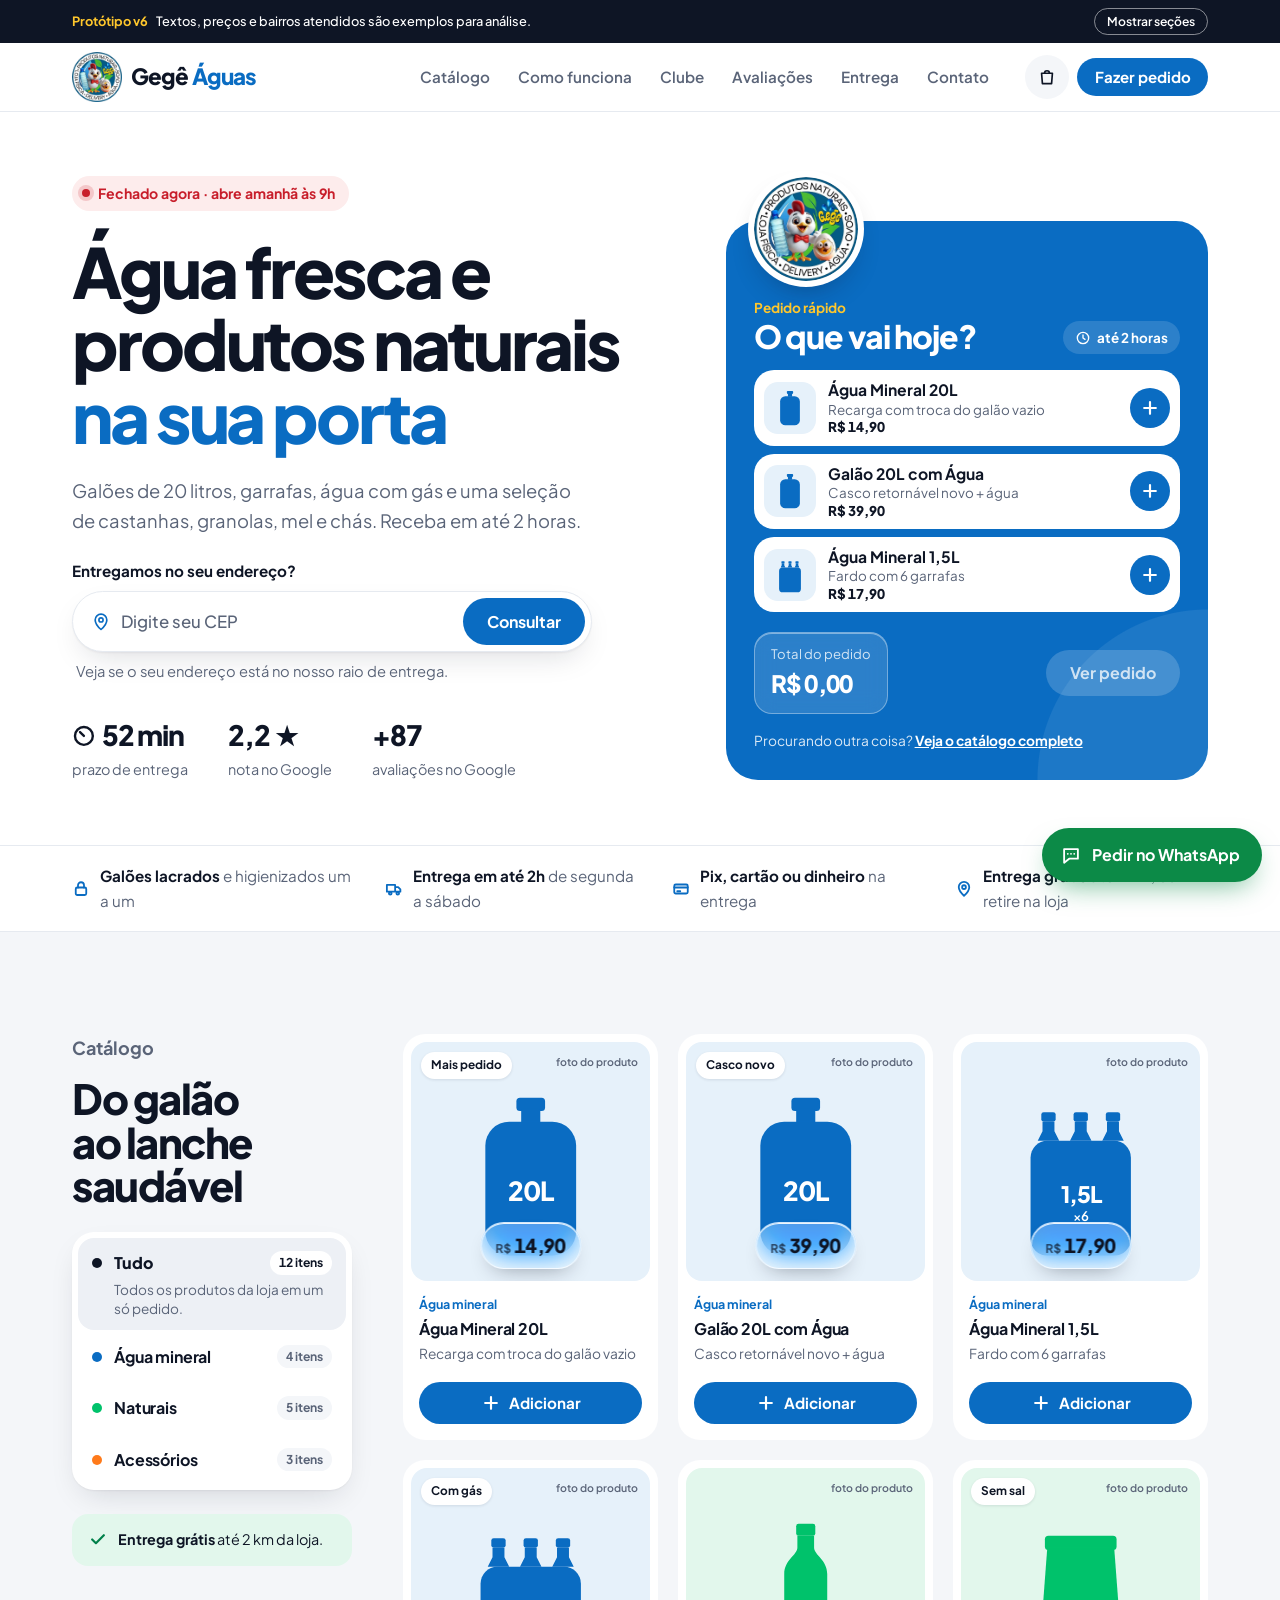
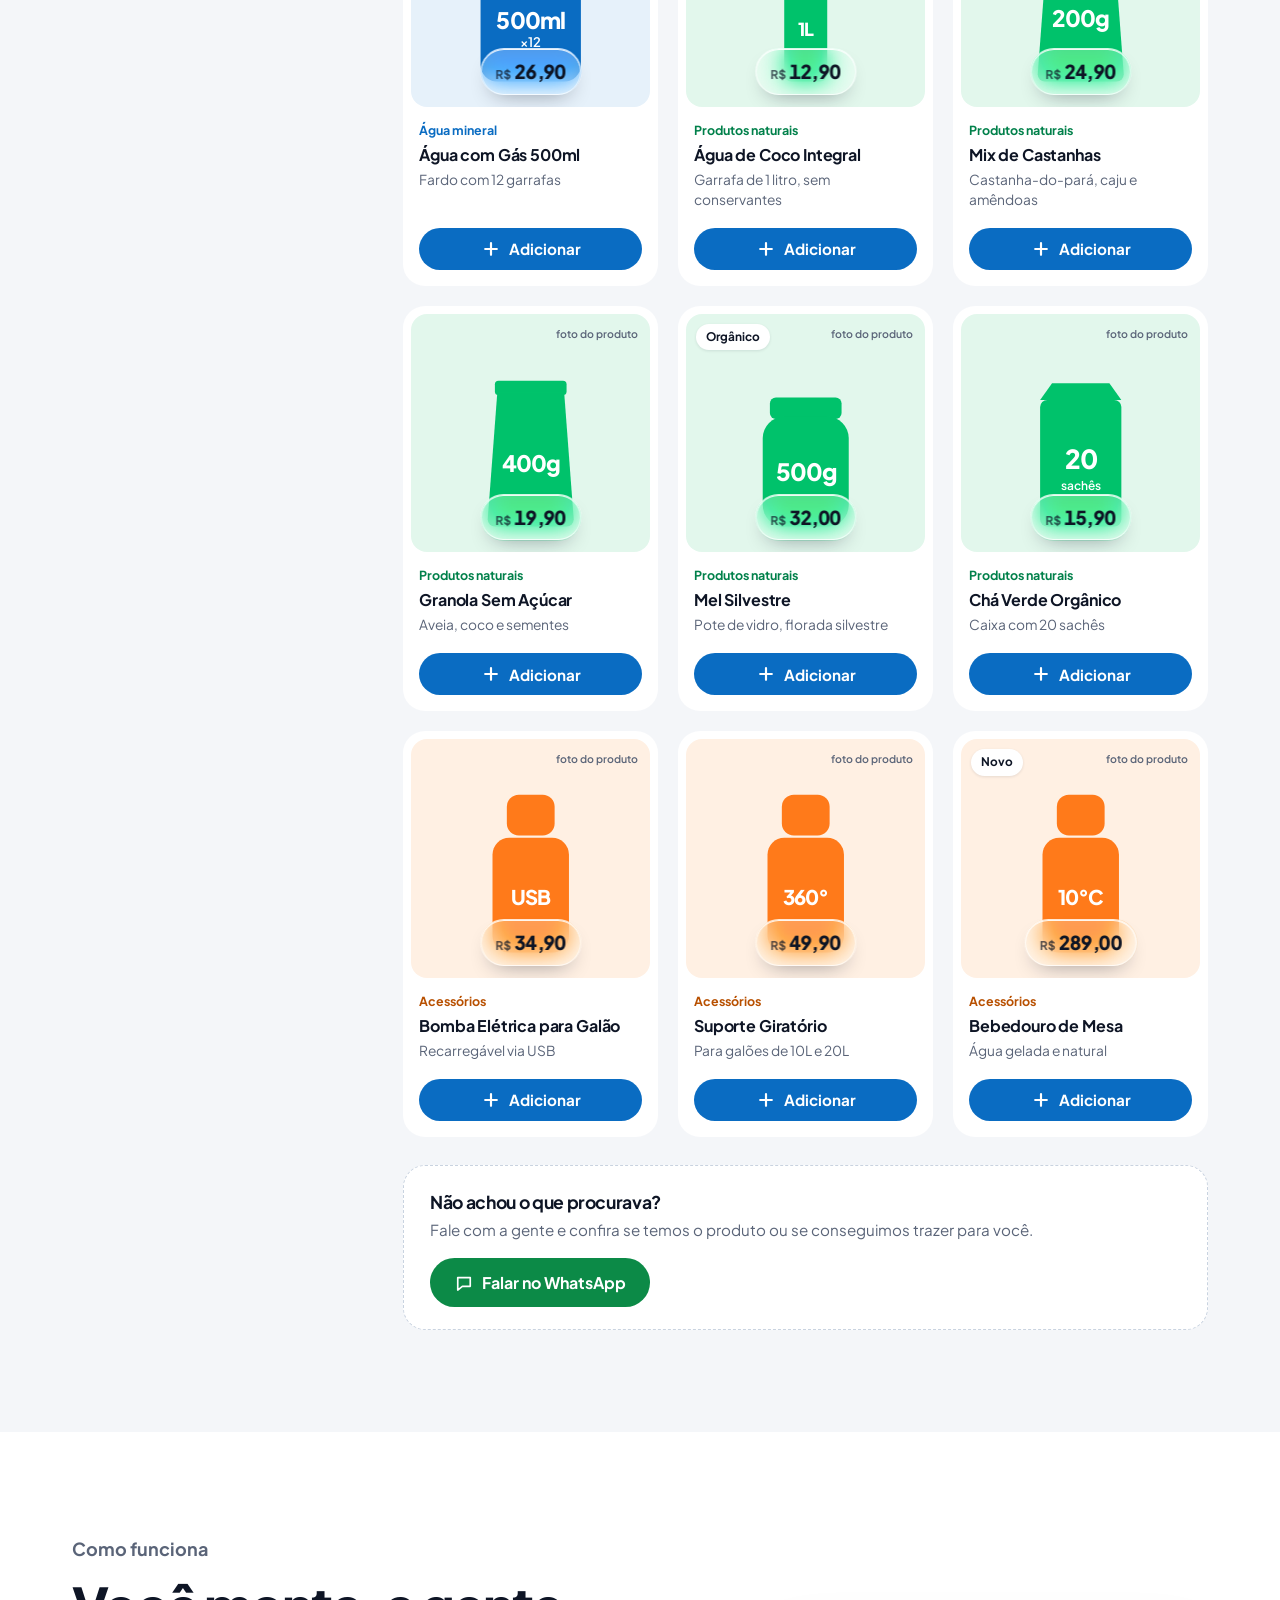
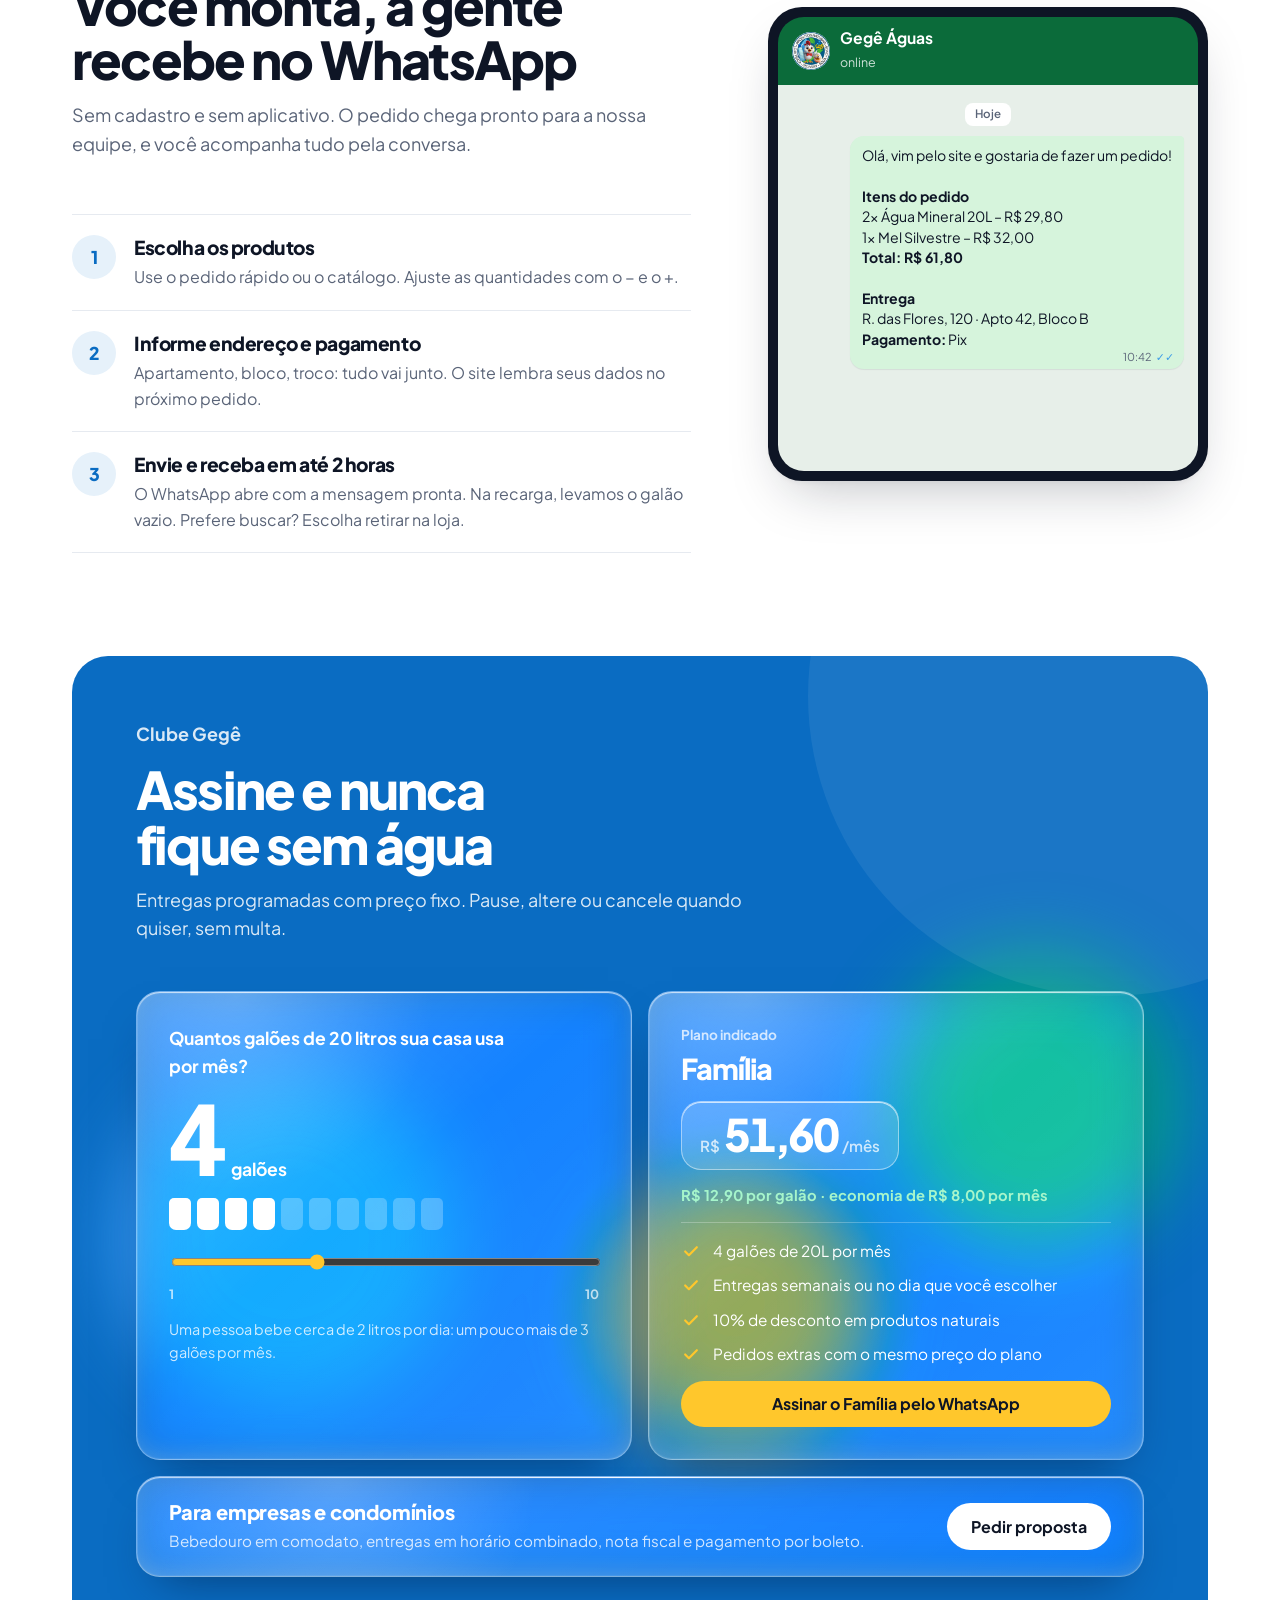
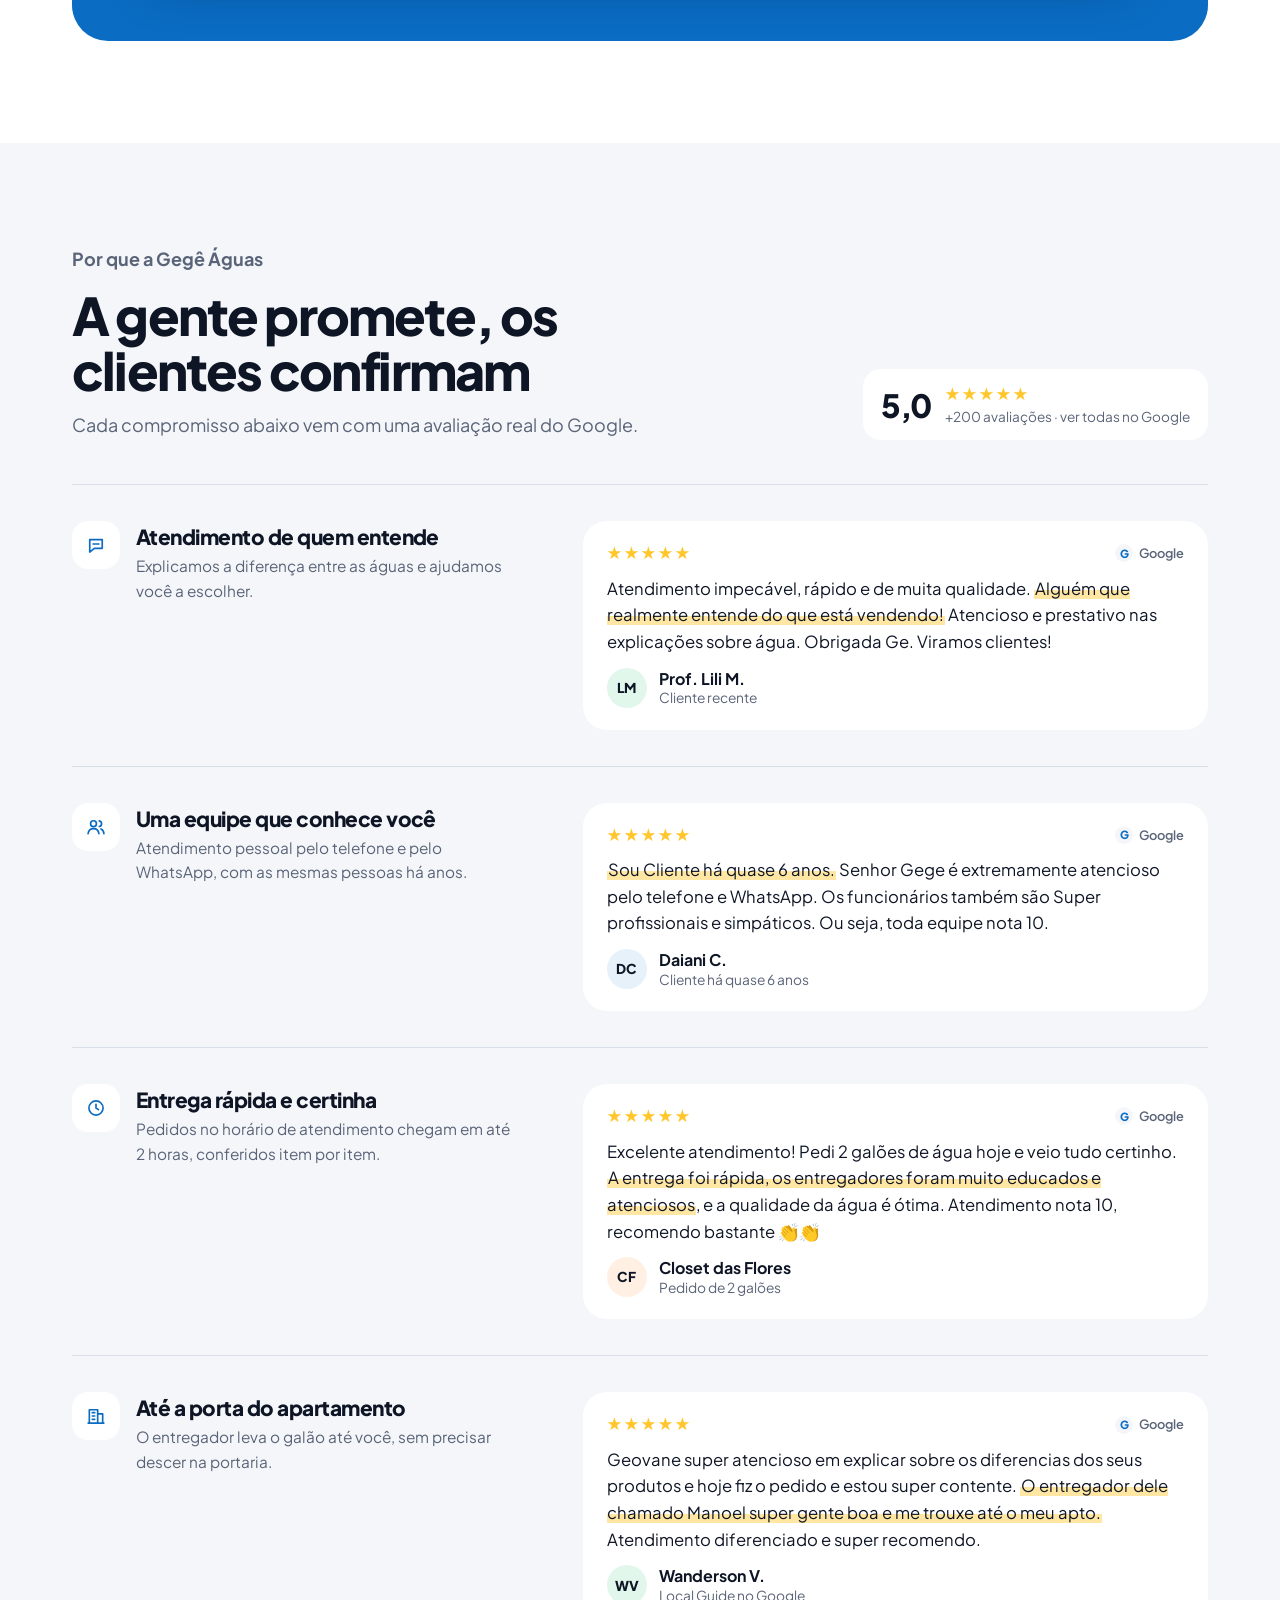
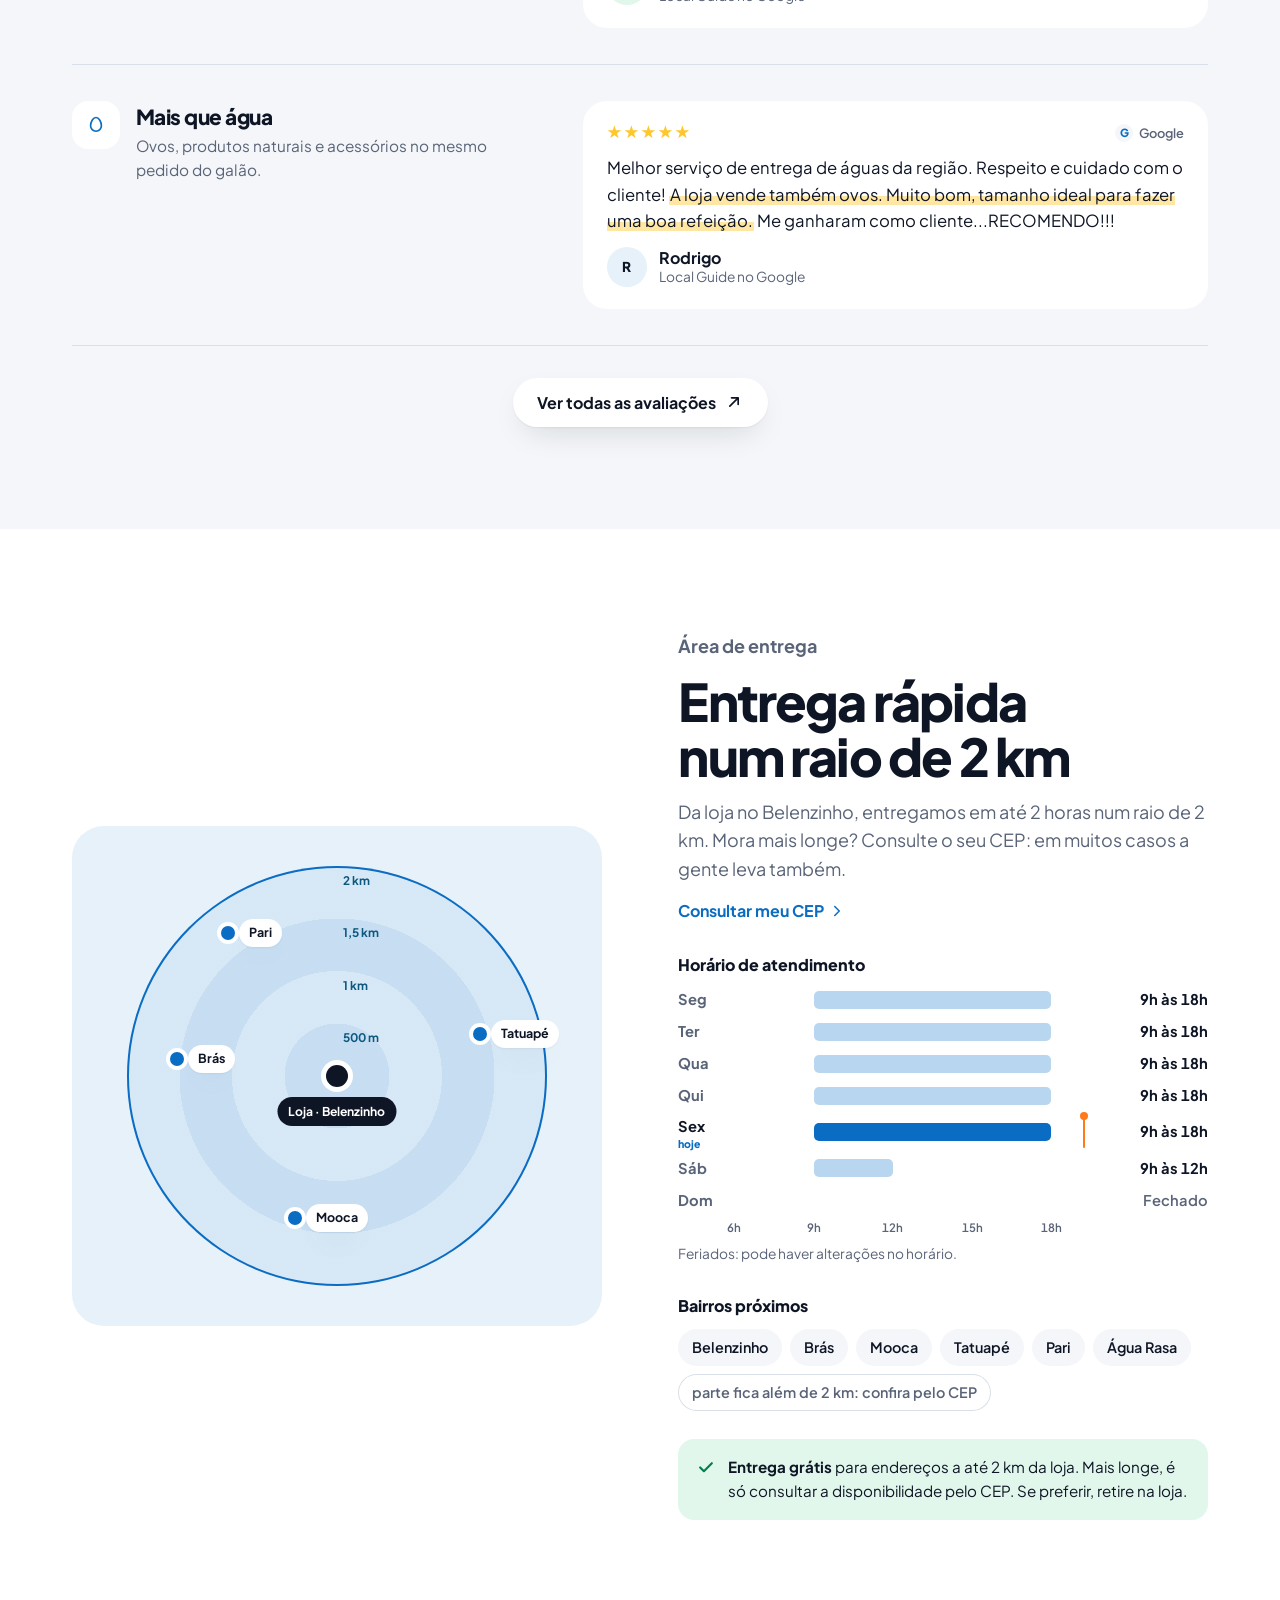
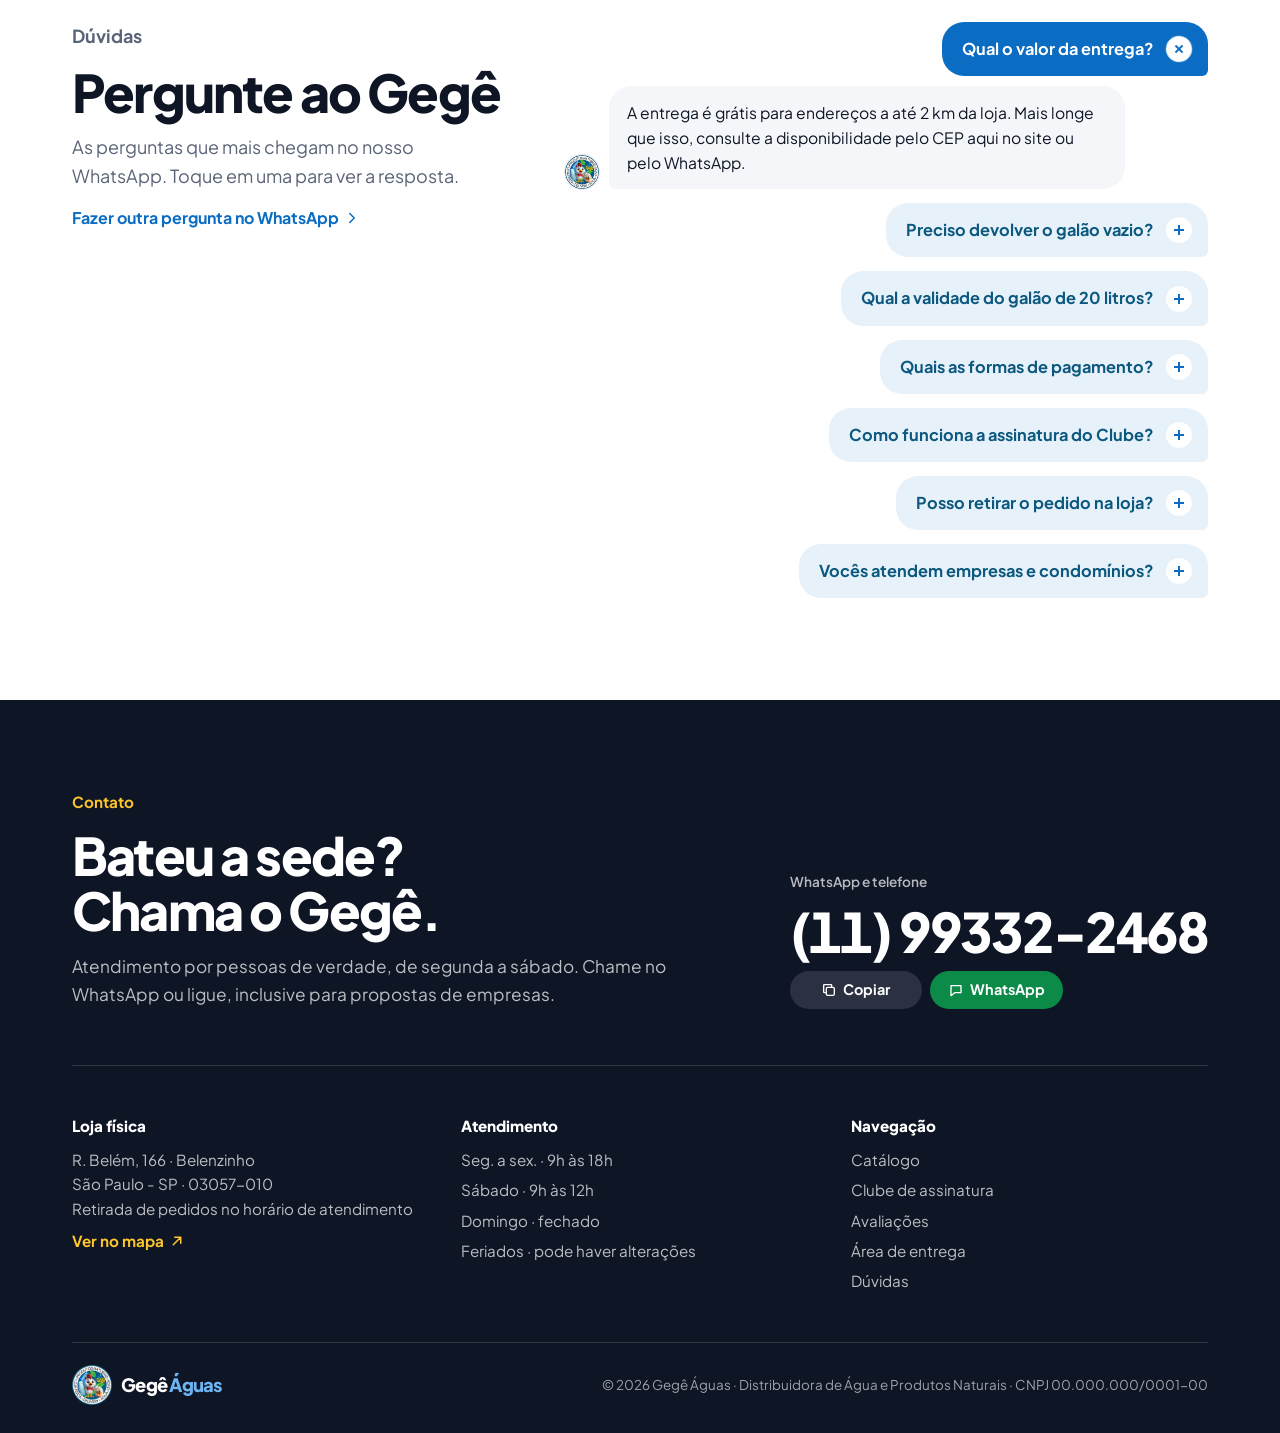
<file: index.html>
<!doctype html>
<html lang="pt-BR">
<head>
<meta charset="utf-8">
<meta name="viewport" content="width=device-width,initial-scale=1,viewport-fit=cover">
<title>Gegê Águas</title>
<meta name="claude:viewport-fit-sides" content="cover">
<meta name="description" content="Protótipo do site da Gegê Águas, distribuidora de água mineral e produtos naturais.">
<link rel="icon" type="image/png" href="assets/img/logo-gege-64.png">
<link rel="preconnect" href="https://fonts.googleapis.com">
<link rel="preconnect" href="https://fonts.gstatic.com" crossorigin>
<link rel="stylesheet" href="https://fonts.googleapis.com/css2?family=Plus+Jakarta+Sans:wght@400;500;600;700;800&display=swap">
<link rel="stylesheet" href="assets/css/base.css">
<link rel="stylesheet" href="assets/css/sections.css">
<link rel="stylesheet" href="assets/css/order.css">
<link rel="stylesheet" href="assets/css/effects.css">
<script src="assets/js/data.js" defer></script>
<script src="assets/js/utils.js" defer></script>
<script src="assets/js/page.js" defer></script>
<script src="assets/js/cart.js" defer></script>
<script src="assets/js/cep.js" defer></script>
<script src="assets/js/club.js" defer></script>
<script src="assets/js/effects.js" defer></script>
</head>
<body>

<!-- Ícones (i-*) e silhuetas dos produtos (s-*) -->
<svg class="sprite" aria-hidden="true">
  <symbol id="i-bag" viewBox="0 0 24 24"><path d="M5.5 7.5h13l-1 12.5h-11zM9 7.5a3 3 0 0 1 6 0"/></symbol>
  <symbol id="i-menu" viewBox="0 0 24 24"><path d="M4 7h16M4 12h16M4 17h16"/></symbol>
  <symbol id="i-pin" viewBox="0 0 24 24"><path d="M12 21s-7-6.2-7-11.5a7 7 0 0 1 14 0C19 14.8 12 21 12 21Z"/><circle cx="12" cy="9.5" r="2.5"/></symbol>
  <symbol id="i-clock" viewBox="0 0 24 24"><circle cx="12" cy="12" r="8.5"/><path d="M12 7.5V12l3 2"/></symbol>
  <symbol id="i-lock" viewBox="0 0 24 24"><rect x="5" y="10" width="14" height="10" rx="2"/><path d="M8 10V7a4 4 0 0 1 8 0v3"/></symbol>
  <symbol id="i-truck" viewBox="0 0 24 24"><path d="M2.5 6.5h11v9h-11zM13.5 9.5h4l3 3v3h-7"/><circle cx="7" cy="17.5" r="1.8"/><circle cx="17" cy="17.5" r="1.8"/></symbol>
  <symbol id="i-card" viewBox="0 0 24 24"><rect x="3" y="6" width="18" height="12" rx="2"/><path d="M3 10h18M7 15h4"/></symbol>
  <symbol id="i-check" viewBox="0 0 24 24"><path d="M5 12.5l4.5 4.5L19 7.5"/></symbol>
  <symbol id="i-chat" viewBox="0 0 24 24"><path d="M4.5 5.5h15V16H10l-5.5 4.5z"/></symbol>
  <symbol id="i-chat-line" viewBox="0 0 24 24"><path d="M4.5 5.5h15V16H10l-5.5 4.5zM8.5 10.75h7"/></symbol>
  <symbol id="i-chat-dots" viewBox="0 0 24 24"><path d="M4.5 5.5h15V16H10l-5.5 4.5zM8.5 10.75h.01M12 10.75h.01M15.5 10.75h.01"/></symbol>
  <symbol id="i-people" viewBox="0 0 24 24"><circle cx="9" cy="8" r="3.5"/><path d="M2.5 20c.5-3.6 3.2-6 6.5-6s6 2.4 6.5 6M16 4.6a3.5 3.5 0 0 1 0 6.8M18 14.3c2 .8 3.3 2.9 3.5 5.7"/></symbol>
  <symbol id="i-building" viewBox="0 0 24 24"><path d="M4 20.5v-16h10v16M14 9.5h6v11M7.5 8h3M7.5 12h3M7.5 16h3M2.5 20.5h19"/></symbol>
  <symbol id="i-egg" viewBox="0 0 24 24"><path d="M12 3c3.6 0 6.5 5.4 6.5 10a6.5 6.5 0 0 1-13 0C5.5 8.4 8.4 3 12 3Z"/></symbol>
  <symbol id="i-out" viewBox="0 0 24 24"><path d="M7 17L17 7M9 7h8v8"/></symbol>
  <symbol id="i-next" viewBox="0 0 24 24"><path d="M9 6l6 6-6 6"/></symbol>
  <symbol id="i-back" viewBox="0 0 24 24"><path d="M15 6l-6 6 6 6"/></symbol>
  <symbol id="i-close" viewBox="0 0 24 24"><path d="M6 6l12 12M18 6L6 18"/></symbol>
  <symbol id="i-copy" viewBox="0 0 24 24"><rect x="8" y="8" width="12" height="12" rx="2"/><path d="M16 8V5a1 1 0 0 0-1-1H5a1 1 0 0 0-1 1v10a1 1 0 0 0 1 1h3"/></symbol>
  <symbol id="i-plus" viewBox="0 0 24 24"><path d="M12 5v14M5 12h14"/></symbol>
  <symbol id="i-minus" viewBox="0 0 24 24"><path d="M5 12h14"/></symbol>
  <symbol id="s-galao" viewBox="0 0 100 140"><rect x="38" y="4" width="24" height="11" rx="3"/><rect x="42" y="13" width="16" height="13" rx="2"/><rect x="12" y="24" width="76" height="112" rx="20"/></symbol>
  <symbol id="s-fardo" viewBox="0 0 100 140"><rect x="17" y="16" width="12" height="8" rx="2"/><rect x="44" y="16" width="12" height="8" rx="2"/><rect x="71" y="16" width="12" height="8" rx="2"/><path d="M18 24h10v8l4 8H14l4-8zM45 24h10v8l4 8H41l4-8zM72 24h10v8l4 8H68l4-8z"/><rect x="8" y="40" width="84" height="96" rx="14"/></symbol>
  <symbol id="s-garrafa" viewBox="0 0 100 140"><rect x="42" y="4" width="16" height="10" rx="2"/><path d="M43 14h14v10c0 6 11 10 11 22v84a6 6 0 0 1-6 6H38a6 6 0 0 1-6-6V46c0-12 11-16 11-22z"/></symbol>
  <symbol id="s-saco" viewBox="0 0 100 140"><rect x="20" y="14" width="60" height="12" rx="3"/><path d="M22 24h56l8 106a6 6 0 0 1-6 6H20a6 6 0 0 1-6-6z"/></symbol>
  <symbol id="s-pote" viewBox="0 0 100 140"><rect x="20" y="28" width="60" height="18" rx="5"/><rect x="14" y="44" width="72" height="92" rx="18"/></symbol>
  <symbol id="s-caixa" viewBox="0 0 100 140"><path d="M16 30l10-14h48l10 14z"/><rect x="16" y="30" width="68" height="106" rx="6"/></symbol>
  <symbol id="s-aparelho" viewBox="0 0 100 140"><rect x="30" y="4" width="40" height="34" rx="10"/><rect x="18" y="40" width="64" height="96" rx="14"/></symbol>
</svg>

<div class="proto-bar" role="note">
  <div class="wrap">
    <p><strong>Protótipo v6</strong>Textos, preços e bairros atendidos são exemplos para análise.</p>
    <button class="proto-toggle" id="proto-toggle" type="button" aria-pressed="false">Mostrar seções</button>
  </div>
</div>

<header class="site-header" data-sec="01 · Cabeçalho">
  <div class="wrap header-inner">
    <a class="logo" href="#inicio" aria-label="Gegê Águas, ir para o início"><img class="logo-img" src="assets/img/logo-gege.webp" alt="" width="50" height="50"><span class="logo-name">Gegê <span>Águas</span></span></a>
    <nav class="nav" id="nav" aria-label="Principal">
      <a href="#produtos">Catálogo</a><a href="#como-funciona">Como funciona</a><a href="#clube">Clube</a><a href="#depoimentos">Avaliações</a><a href="#entrega">Entrega</a><a href="#contato">Contato</a>
    </nav>
    <div class="header-actions">
      <button class="icon-btn" id="cart-btn" type="button" aria-label="Abrir seu pedido"><svg class="ico"><use href="#i-bag"/></svg><span class="badge" id="cart-count" hidden>0</span></button>
      <a class="btn btn-brand btn-sm header-cta" href="#produtos">Fazer pedido</a>
      <button class="icon-btn menu-btn" id="menu-btn" type="button" aria-label="Abrir menu" aria-expanded="false" aria-controls="nav"><svg class="ico"><use href="#i-menu"/></svg></button>
    </div>
  </div>
</header>

<main>
  <section class="hero" id="inicio" data-sec="02 · Início e pedido rápido">
    <div class="wrap hero-grid">
      <div class="hero-copy">
        <p class="open-pill" id="open-pill" aria-live="polite"><span class="open-dot" aria-hidden="true"></span><span id="open-text">Seg. a sex. 9h às 18h · Sáb. 9h às 12h</span></p>
        <h1>Água fresca e produtos naturais <em>na sua porta</em></h1>
        <p class="hero-lead">Galões de 20 litros, garrafas, água com gás e uma seleção de castanhas, granolas, mel e chás. Receba em até 2 horas.</p>
        <form class="cep-form" id="cep-form" novalidate>
          <label for="cep">Entregamos no seu endereço?</label>
          <div class="cep-bar">
            <svg class="ico"><use href="#i-pin"/></svg>
            <input class="field" id="cep" name="cep" inputmode="numeric" autocomplete="postal-code" placeholder="Digite seu CEP" maxlength="9">
            <button class="btn btn-brand" type="submit">Consultar</button>
          </div>
          <p class="cep-result" id="cep-result" aria-live="polite">Veja se o seu endereço está no nosso raio de entrega.</p>
        </form>
        <ul class="hero-stats">
          <li class="stat"><strong data-count="120" data-mode="time" data-final="até 2h" data-done="blue"><svg class="clock" viewBox="0 0 24 24" aria-hidden="true"><circle cx="12" cy="12" r="9"/><path class="clock-hand" d="M12 12V6.5"/></svg><span class="count-val">até 2h</span></strong><span>prazo de entrega</span></li>
          <li class="stat"><strong data-count="5" data-decimals="1" data-suffix=" ★" data-done="gold">5,0 ★</strong><span>nota no Google</span></li>
          <li class="stat"><strong data-count="200" data-prefix="+" data-done="green">+200</strong><span>avaliações no Google</span></li>
        </ul>
      </div>

      <aside class="counter" aria-labelledby="counter-title">
        <img class="counter-logo" src="assets/img/logo-gege.webp" alt="Logo da Gegê Águas: galo mascote segurando uma garrafa de água" width="480" height="480">
        <div class="counter-head">
          <div><p class="counter-kicker">Pedido rápido</p><h2 class="counter-title" id="counter-title">O que vai hoje?</h2></div>
          <span class="counter-eta"><svg class="ico"><use href="#i-clock"/></svg>até 2 horas</span>
        </div>
        <ul class="quick" id="quick-list"></ul>
        <div class="counter-foot">
          <div class="glass-total"><small>Total do pedido</small><b id="quick-total">R$ 0,00</b></div>
          <button class="btn btn-yellow" type="button" id="quick-go" disabled>Ver pedido</button>
        </div>
        <p class="counter-more">Procurando outra coisa? <a href="#produtos">Veja o catálogo completo</a></p>
      </aside>
    </div>
  </section>

  <div class="ribbon" data-sec="03 · Faixa de garantias">
    <ul class="wrap ribbon-list">
      <li><svg class="ico"><use href="#i-lock"/></svg><span><b>Galões lacrados</b> e higienizados um a um</span></li>
      <li><svg class="ico"><use href="#i-truck"/></svg><span><b>Entrega em até 2h</b> de segunda a sábado</span></li>
      <li><svg class="ico"><use href="#i-card"/></svg><span><b>Pix, cartão ou dinheiro</b> na entrega</span></li>
      <li><svg class="ico"><use href="#i-pin"/></svg><span><b>Entrega grátis</b> até 2 km, ou retire na loja</span></li>
    </ul>
  </div>

  <section class="section gray" id="produtos" data-sec="04 · Catálogo">
    <div class="wrap shop">
      <div class="shelf">
        <div class="sec-head"><p class="eyebrow">Catálogo</p><h2>Do galão ao lanche saudável</h2></div>
        <div class="shelf-list" role="group" aria-label="Filtrar produtos por categoria">
          <button class="shelf-item" type="button" data-filter="todos" aria-pressed="true" style="--dot:var(--ink);--tint:#EDF0F5"><span class="shelf-dot"></span><b>Tudo</b><small></small><span class="shelf-desc">Todos os produtos da loja em um só pedido.</span></button>
          <button class="shelf-item" type="button" data-filter="agua" aria-pressed="false" style="--dot:var(--brand);--tint:var(--brand-tint)"><span class="shelf-dot"></span><b>Água mineral</b><small></small><span class="shelf-desc">Galões de 20 litros, garrafas de 500 ml e 1,5 litro, com ou sem gás.</span></button>
          <button class="shelf-item" type="button" data-filter="naturais" aria-pressed="false" style="--dot:var(--green);--tint:var(--green-tint)"><span class="shelf-dot"></span><b>Naturais</b><small></small><span class="shelf-desc">Castanhas, granolas, mel, chás e água de coco para o dia a dia.</span></button>
          <button class="shelf-item" type="button" data-filter="acessorios" aria-pressed="false" style="--dot:var(--orange);--tint:var(--orange-tint)"><span class="shelf-dot"></span><b>Acessórios</b><small></small><span class="shelf-desc">Bombas elétricas, suportes e bebedouros para o seu galão.</span></button>
        </div>
        <p class="shelf-free"><svg class="ico"><use href="#i-check"/></svg><span><strong>Entrega grátis</strong> até 2 km da loja.</span></p>
      </div>
      <div>
        <div class="product-grid" id="product-grid"></div>
        <div class="not-found">
          <div><strong>Não achou o que procurava?</strong><p>Fale com a gente e confira se temos o produto ou se conseguimos trazer para você.</p></div>
          <a class="btn btn-whats" href="https://wa.me/5511993322468" target="_blank" rel="noopener"><svg class="ico"><use href="#i-chat"/></svg>Falar no WhatsApp</a>
        </div>
      </div>
    </div>
  </section>

  <section class="section" id="como-funciona" data-sec="05 · Como funciona">
    <div class="wrap how">
      <div class="how-copy">
        <div class="sec-head">
          <p class="eyebrow">Como funciona</p>
          <h2>Você monta, a gente recebe no WhatsApp</h2>
          <p>Sem cadastro e sem aplicativo. O pedido chega pronto para a nossa equipe, e você acompanha tudo pela conversa.</p>
        </div>
        <ol class="how-steps">
          <li data-step="1"><h3>Escolha os produtos</h3><p>Use o pedido rápido ou o catálogo. Ajuste as quantidades com o − e o +.</p></li>
          <li data-step="2"><h3>Informe endereço e pagamento</h3><p>Apartamento, bloco, troco: tudo vai junto. O site lembra seus dados no próximo pedido.</p></li>
          <li data-step="3"><h3>Envie e receba em até 2 horas</h3><p>O WhatsApp abre com a mensagem pronta. Na recarga, levamos o galão vazio. Prefere buscar? Escolha retirar na loja.</p></li>
        </ol>
      </div>
      <div class="phone" role="img" aria-label="Exemplo de conversa: o cliente envia o pedido montado no site e a Gegê Águas confirma a entrega">
        <div class="phone-top"><img src="assets/img/logo-gege.webp" alt="" width="38" height="38"><div><b>Gegê Águas</b><small>online</small></div></div>
        <div class="chat">
          <span class="chat-day">Hoje</span>
          <p class="bubble out">Olá, vim pelo site e gostaria de fazer um pedido!<br><br><span class="part" data-part="1"><b>Itens do pedido</b><br>2x Água Mineral 20L – R$ 29,80<br>1x Mel Silvestre – R$ 32,00<br><b>Total: R$ 61,80</b></span><br><br><span class="part" data-part="2"><b>Entrega</b><br>R. das Flores, 120 · Apto 42, Bloco B<br><b>Pagamento:</b> Pix</span><span class="time">10:42 <span class="ticks">✓✓</span></span></p>
          <span class="typing" aria-hidden="true"><i></i><i></i><i></i></span>
          <p class="bubble in part" data-part="3">Oi! Pedido confirmado. Já separamos os galões e o entregador sai em seguida.<span class="time">10:43</span></p>
        </div>
      </div>
    </div>
  </section>

  <section class="section" id="clube" style="padding-top:0" data-sec="06 · Clube de assinatura">
    <div class="wrap">
      <div class="club-panel">
        <div class="blobs" aria-hidden="true"><i></i><i></i><i></i></div>
        <div class="sec-head">
          <p class="eyebrow">Clube Gegê</p>
          <h2>Assine e nunca fique sem água</h2>
          <p>Entregas programadas com preço fixo. Pause, altere ou cancele quando quiser, sem multa.</p>
        </div>
        <div class="calc">
          <div class="calc-input liquid">
            <label for="calc-range">Quantos galões de 20 litros sua casa usa por mês?</label>
            <div class="calc-val"><output id="calc-out" for="calc-range">4</output><span id="calc-word">galões</span></div>
            <div class="galoes" id="galoes" aria-hidden="true"></div>
            <input type="range" id="calc-range" min="1" max="10" value="4" step="1">
            <div class="calc-scale" aria-hidden="true"><span>1</span><span>10</span></div>
            <p class="calc-hint">Uma pessoa bebe cerca de 2 litros por dia: um pouco mais de 3 galões por mês.</p>
          </div>
          <div class="calc-result liquid" aria-live="polite">
            <p class="calc-kicker">Plano indicado</p>
            <h3 class="calc-plan" id="calc-plan">Família</h3>
            <p class="plan-price" id="calc-price"></p>
            <p class="plan-unit" id="calc-unit"></p>
            <ul class="plan-list" id="calc-perks"></ul>
            <a class="btn btn-yellow" id="calc-cta" href="https://wa.me/5511993322468" target="_blank" rel="noopener">Assinar pelo WhatsApp</a>
          </div>
        </div>
        <div class="club-biz liquid">
          <div><h3>Para empresas e condomínios</h3><p>Bebedouro em comodato, entregas em horário combinado, nota fiscal e pagamento por boleto.</p></div>
          <a class="btn btn-white" href="https://wa.me/5511993322468?text=Ol%C3%A1%2C%20vim%20pelo%20site%20e%20gostaria%20de%20uma%20proposta%20para%20empresa%20ou%20condom%C3%ADnio." target="_blank" rel="noopener">Pedir proposta</a>
        </div>
      </div>
    </div>
  </section>

  <section class="section gray" id="depoimentos" data-sec="07 · Diferenciais e avaliações">
    <div class="wrap">
      <div class="reviews-top">
        <div class="sec-head">
          <p class="eyebrow">Por que a Gegê Águas</p>
          <h2>A gente promete, os clientes confirmam</h2>
          <p>Cada compromisso abaixo vem com uma avaliação real do Google.</p>
        </div>
        <a class="g-score" href="https://share.google/RhHgo9LyBI44l9Vxj" target="_blank" rel="noopener"><b>5,0</b><span><span class="stars" aria-hidden="true">★★★★★</span><small>+200 avaliações · ver todas no Google</small></span></a>
      </div>
      <ul class="proofs" id="proofs"></ul>
      <div class="reviews-more"><a class="btn btn-white" href="https://share.google/RhHgo9LyBI44l9Vxj" target="_blank" rel="noopener">Ver todas as avaliações <svg class="ico"><use href="#i-out"/></svg></a></div>
    </div>
  </section>

  <section class="section" id="entrega" data-sec="08 · Área de entrega e horário">
    <div class="wrap coverage">
      <div class="map-panel">
        <div class="radar" role="img" aria-label="Mapa ilustrativo do raio de entrega de 2 km a partir da loja no Belenzinho">
          <div class="radar-disc"></div>
          <span class="radar-zone"></span>
          <span class="ring-label" style="top:0%">2 km</span>
          <span class="ring-label" style="top:12.5%">1,5 km</span>
          <span class="ring-label" style="top:25%">1 km</span>
          <span class="ring-label" style="top:37.5%">500 m</span>
          <span class="radar-dot" style="left:12%;top:46%"><span>Brás</span></span>
          <span class="radar-dot" style="left:24%;top:16%"><span>Pari</span></span>
          <span class="radar-dot" style="left:84%;top:40%"><span>Tatuapé</span></span>
          <span class="radar-dot" style="left:40%;top:84%"><span>Mooca</span></span>
          <span class="radar-center"><span>Loja · Belenzinho</span></span>
        </div>
      </div>
      <div class="cov-info">
        <div class="sec-head">
          <p class="eyebrow">Área de entrega</p>
          <h2>Entrega rápida num raio de 2 km</h2>
          <p>Da loja no Belenzinho, entregamos em até 2 horas num raio de 2 km. Mora mais longe? Consulte o seu CEP: em muitos casos a gente leva também.</p>
          <a class="link" href="#inicio" id="go-cep">Consultar meu CEP <svg class="ico"><use href="#i-next"/></svg></a>
        </div>
        <div>
          <p class="sub-title">Horário de atendimento</p>
          <div class="week" id="week" role="img" aria-label="Segunda a sexta das 9h às 18h, sábado das 9h às 12h, domingo fechado"></div>
          <p class="week-note">Feriados: pode haver alterações no horário.</p>
        </div>
        <div>
          <p class="sub-title">Bairros próximos</p>
          <ul class="chips"><li>Belenzinho</li><li>Brás</li><li>Mooca</li><li>Tatuapé</li><li>Pari</li><li>Água Rasa</li><li class="more">parte fica além de 2 km: confira pelo CEP</li></ul>
        </div>
        <p class="fee-note"><svg class="ico"><use href="#i-check"/></svg><span><strong>Entrega grátis</strong> para endereços a até 2 km da loja. Mais longe, é só consultar a disponibilidade pelo CEP. Se preferir, retire na loja.</span></p>
      </div>
    </div>
  </section>

  <section class="section" id="duvidas" style="padding-top:0" data-sec="09 · Dúvidas frequentes">
    <div class="wrap faq-wrap">
      <div class="sec-head faq-head">
        <p class="eyebrow">Dúvidas</p>
        <h2>Pergunte ao Gegê</h2>
        <p>As perguntas que mais chegam no nosso WhatsApp. Toque em uma para ver a resposta.</p>
        <a class="link" href="https://wa.me/5511993322468" target="_blank" rel="noopener">Fazer outra pergunta no WhatsApp <svg class="ico"><use href="#i-next"/></svg></a>
      </div>
      <div class="faq">
        <details open><summary>Qual o valor da entrega?</summary><div class="answer"><p>A entrega é grátis para endereços a até 2 km da loja. Mais longe que isso, consulte a disponibilidade pelo CEP aqui no site ou pelo WhatsApp.</p></div></details>
        <details><summary>Preciso devolver o galão vazio?</summary><div class="answer"><p>Na recarga, sim: você entrega o galão vazio e recebe um cheio, higienizado e lacrado. Se não tiver galão, pode comprar o casco retornável junto com a água.</p></div></details>
        <details><summary>Qual a validade do galão de 20 litros?</summary><div class="answer"><p>Os galões retornáveis têm validade de 3 anos, gravada no próprio casco. Conferimos a data em cada entrega e só circulam galões dentro do prazo.</p></div></details>
        <details><summary>Quais as formas de pagamento?</summary><div class="answer"><p>Pix, cartão de crédito ou débito na maquininha e dinheiro. Assinantes do Clube podem pagar por Pix ou cartão todo mês.</p></div></details>
        <details><summary>Como funciona a assinatura do Clube?</summary><div class="answer"><p>Você escolhe o plano e o dia da entrega. A cobrança é mensal e você pode pausar ou cancelar pelo WhatsApp quando quiser.</p></div></details>
        <details><summary>Posso retirar o pedido na loja?</summary><div class="answer"><p>Pode. Monte o pedido no site, escolha "Retirar na loja" e envie pelo WhatsApp. Separamos tudo e avisamos quando estiver pronto. A retirada é na R. Belém, 166, no Belenzinho, no horário de atendimento.</p></div></details>
        <details><summary>Vocês atendem empresas e condomínios?</summary><div class="answer"><p>Sim. Oferecemos bebedouro em comodato, entregas programadas, nota fiscal e faturamento por boleto. Peça uma proposta pelo WhatsApp.</p></div></details>
      </div>
    </div>
  </section>
</main>

<footer class="closing" id="contato" data-sec="10 · Contato e rodapé">
  <div class="wrap">
    <div class="closing-top">
      <div class="closing-copy">
        <p class="eyebrow">Contato</p>
        <h2>Bateu a sede? Chama o Gegê.</h2>
        <p>Atendimento por pessoas de verdade, de segunda a sábado. Chame no WhatsApp ou ligue, inclusive para propostas de empresas.</p>
      </div>
      <div class="closing-phone">
        <span class="c-label">WhatsApp e telefone</span>
        <span class="big-phone" id="wa-number">(11) 99332-2468</span>
        <div class="c-actions">
          <button class="copy-btn" type="button" data-copy="wa-number"><svg class="ico"><use href="#i-copy"/></svg><span>Copiar</span></button>
          <a class="copy-btn wa-btn" data-wa href="https://wa.me/5511993322468" target="_blank" rel="noopener"><svg class="ico"><use href="#i-chat"/></svg><span>WhatsApp</span></a>
        </div>
      </div>
    </div>
    <div class="closing-grid">
      <div>
        <p class="footer-title">Loja física</p>
        <address>R. Belém, 166 · Belenzinho<br>São Paulo - SP · 03057-010<br>Retirada de pedidos no horário de atendimento</address>
        <a class="link" data-map href="#" target="_blank" rel="noopener">Ver no mapa <svg class="ico"><use href="#i-out"/></svg></a>
      </div>
      <div>
        <p class="footer-title">Atendimento</p>
        <ul><li>Seg. a sex. · 9h às 18h</li><li>Sábado · 9h às 12h</li><li>Domingo · fechado</li><li>Feriados · pode haver alterações</li></ul>
      </div>
      <div>
        <p class="footer-title">Navegação</p>
        <ul><li><a href="#produtos">Catálogo</a></li><li><a href="#clube">Clube de assinatura</a></li><li><a href="#depoimentos">Avaliações</a></li><li><a href="#entrega">Área de entrega</a></li><li><a href="#duvidas">Dúvidas</a></li></ul>
      </div>
    </div>
    <div class="footer-bottom">
      <a class="logo" href="#inicio" aria-label="Gegê Águas, voltar ao início"><img class="logo-img" src="assets/img/logo-gege.webp" alt="" width="40" height="40"><span class="logo-name">Gegê <span>Águas</span></span></a>
      <span>© 2026 Gegê Águas · Distribuidora de Água e Produtos Naturais · CNPJ 00.000.000/0001-00</span>
    </div>
  </div>
</footer>

<a class="fab" data-wa href="https://wa.me/5511993322468" target="_blank" rel="noopener" aria-label="Pedir pelo WhatsApp: (11) 99332-2468"><svg class="ico"><use href="#i-chat-dots"/></svg><span>Pedir no WhatsApp</span></a>

<div class="scrim" id="scrim"></div>
<aside class="drawer" id="drawer" aria-label="Seu pedido">
  <div class="drawer-head">
    <button class="icon-btn" id="back-btn" type="button" aria-label="Voltar ao carrinho" hidden><svg class="ico"><use href="#i-back"/></svg></button>
    <h2 id="drawer-title">Seu pedido</h2>
    <button class="icon-btn" id="drawer-close" type="button" aria-label="Fechar pedido"><svg class="ico"><use href="#i-close"/></svg></button>
  </div>
  <ol class="co-steps" aria-label="Etapas do pedido"><li id="co-step-1" class="on"><span>1</span>Carrinho</li><li id="co-step-2"><span>2</span>Entrega ou retirada</li></ol>

  <div class="drawer-body">
    <div class="cart-list" id="cart-list"></div>

    <form id="step-checkout" class="co-form" novalidate hidden>
      <fieldset>
        <legend>Como você quer receber?</legend>
        <div class="mode-choices" role="radiogroup" aria-label="Entrega ou retirada">
          <label class="mode-card"><input type="radio" name="mode" value="entrega" checked><b>Entrega</b><small>Grátis até 2 km, em até 2 horas</small></label>
          <label class="mode-card"><input type="radio" name="mode" value="retirada"><b>Retirar na loja</b><small>R. Belém, 166, no horário de atendimento</small></label>
        </div>
      </fieldset>
      <fieldset>
        <legend>Seu nome</legend>
        <div class="f" data-field="name"><label for="co-name">Nome *</label><input id="co-name" autocomplete="name" placeholder="Seu nome"><small class="err-msg">Informe seu nome.</small></div>
      </fieldset>
      <fieldset id="pickup-fields" hidden>
        <legend>Retirada na loja</legend>
        <div class="pickup-card">
          <b>R. Belém, 166 · Belenzinho</b>
          <span>Seg. a sex. 9h às 18h · Sáb. 9h às 12h</span>
          <span>Avisamos pelo WhatsApp quando o pedido estiver separado.</span>
          <a class="link" data-map href="#" target="_blank" rel="noopener">Ver no mapa <svg class="ico"><use href="#i-out"/></svg></a>
        </div>
        <div class="f"><label for="co-pickup">Quando pretende retirar?</label><input id="co-pickup" placeholder="Ex.: hoje, por volta das 16h"></div>
      </fieldset>
      <fieldset id="delivery-fields">
        <legend>Endereço de entrega</legend>
        <div class="f"><label for="co-cep">CEP</label><input id="co-cep" inputmode="numeric" autocomplete="postal-code" placeholder="00000-000" maxlength="9"><small class="cep-note" id="co-cep-note" aria-live="polite"></small></div>
        <div class="f-row">
          <div class="f" data-field="street"><label for="co-street">Rua *</label><input id="co-street" autocomplete="address-line1" placeholder="Ex.: R. Belém"><small class="err-msg">Informe a rua.</small></div>
          <div class="f num" data-field="number"><label for="co-number">Número *</label><input id="co-number" inputmode="numeric" placeholder="166"><small class="err-msg">Informe o número.</small></div>
        </div>
        <div class="f" data-field="district"><label for="co-district">Bairro *</label><input id="co-district" placeholder="Ex.: Belenzinho"><small class="err-msg">Informe o bairro.</small></div>
        <div class="f">
          <span class="f-label">Tipo de imóvel</span>
          <div class="choices" role="radiogroup" aria-label="Tipo de imóvel">
            <label class="choice"><input type="radio" name="place" value="Casa" checked><span>Casa</span></label>
            <label class="choice"><input type="radio" name="place" value="Apartamento"><span>Apartamento</span></label>
            <label class="choice"><input type="radio" name="place" value="Comercial"><span>Comercial</span></label>
          </div>
        </div>
        <div class="f-row" id="apt-fields" hidden>
          <div class="f" data-field="apt"><label for="co-apt">Apartamento *</label><input id="co-apt" placeholder="Ex.: 42"><small class="err-msg">Informe o apartamento.</small></div>
          <div class="f"><label for="co-block">Bloco / Torre</label><input id="co-block" placeholder="Ex.: B"></div>
        </div>
        <div class="f"><label for="co-complement">Complemento</label><input id="co-complement" placeholder="Ex.: casa dos fundos, sala 3"></div>
        <div class="f"><label for="co-ref">Ponto de referência</label><input id="co-ref" placeholder="Ex.: perto da padaria"></div>
      </fieldset>
      <fieldset>
        <legend id="pay-legend">Pagamento na entrega</legend>
        <div class="f" data-field="pay">
          <div class="choices" role="radiogroup" aria-label="Forma de pagamento">
            <label class="choice"><input type="radio" name="pay" value="Pix"><span>Pix</span></label>
            <label class="choice"><input type="radio" name="pay" value="Cartão de crédito"><span>Crédito</span></label>
            <label class="choice"><input type="radio" name="pay" value="Cartão de débito"><span>Débito</span></label>
            <label class="choice"><input type="radio" name="pay" value="Dinheiro"><span>Dinheiro</span></label>
          </div>
          <small class="err-msg">Escolha a forma de pagamento.</small>
        </div>
        <div id="cash-fields" hidden>
          <label class="check"><input type="checkbox" id="co-need-change"><span>Preciso de troco</span></label>
          <div class="f" data-field="change" id="change-field" hidden><label for="co-change">Troco para quanto?</label><input id="co-change" inputmode="decimal" placeholder="Ex.: 100,00"><small class="err-msg">Informe um valor maior que o total.</small></div>
        </div>
      </fieldset>
      <fieldset>
        <legend>Observações</legend>
        <div class="f"><label class="sr-only" for="co-notes">Observações</label><textarea id="co-notes" rows="3"></textarea></div>
      </fieldset>
    </form>
  </div>

  <div class="cart-summary">
    <div class="free"><p class="free-text" id="free-text"></p></div>
    <div class="sum-row"><span>Subtotal</span><span id="sum-sub">R$ 0,00</span></div>
    <div class="sum-row"><span id="sum-fee-label">Entrega</span><span id="sum-fee">–</span></div>
    <div class="sum-row total"><span>Total</span><span id="sum-total">R$ 0,00</span></div>
    <button class="btn btn-brand" id="checkout" type="button" disabled>Continuar para entrega</button>
    <a class="btn btn-whats" id="send-order" href="https://wa.me/5511993322468" target="_blank" rel="noopener" hidden><svg class="ico"><use href="#i-chat"/></svg>Enviar pedido pelo WhatsApp</a>
    <p class="checkout-note" id="checkout-note" aria-live="polite"></p>
  </div>
</aside>

<div class="toast" id="toast" role="status" aria-live="polite"></div>
</body>
</html>
</file>
<file: assets/css/base.css>
/* Base: cores, tipografia, botões, cabeçalho e faixa do protótipo. Tema único claro. */
:root{
  --brand:#0A6CC2;--brand-dark:#0C587E;--brand-tint:#E6F1FA;
  --green:#00C26B;--green-text:#00804A;--green-tint:#E2F7EC;
  --orange:#FF7A1A;--orange-text:#B85000;--orange-tint:#FFF0E3;
  --yellow:#FFC72C;--whats:#0C8A47;--ink:#0E1525;--muted:#5A6478;
  --line:#E6EAF0;--line-strong:#D9DFE8;--gray:#F4F6F9;--white:#FFFFFF;--danger:#C81E2B;
  --chat-bg:#E7EFE9;--chat-out:#D6F4DC;--scrim:rgba(14,21,37,.45);
  --shadow:0 1px 2px rgba(14,21,37,.05),0 12px 32px -12px rgba(14,21,37,.18);
  --shadow-lg:0 2px 4px rgba(14,21,37,.04),0 24px 56px -20px rgba(14,21,37,.28);
  --font:"Plus Jakarta Sans",system-ui,-apple-system,"Segoe UI",Roboto,sans-serif;
  --fs-h2:clamp(2rem,4.2vw,3.25rem);--r:24px;
  color-scheme:light;
}
*,*::before,*::after{box-sizing:border-box}
[hidden]{display:none!important}
html{scroll-behavior:smooth;-webkit-text-size-adjust:100%}
body{margin:0;background:var(--white);color:var(--ink);font-family:var(--font);font-size:16px;line-height:1.6;overflow-x:clip;-webkit-font-smoothing:antialiased}
body::before{content:"";position:fixed;inset:0 0 auto;height:env(safe-area-inset-top,0px);z-index:10;background:var(--white)}
h1,h2,h3,p,ul,ol,figure,blockquote{margin:0}
ul,ol{padding:0;list-style:none}
h1,h2{font-weight:800;line-height:1.05;letter-spacing:-.035em;text-wrap:balance}
h3{font-size:1.125rem;font-weight:700;line-height:1.3;letter-spacing:-.01em;text-wrap:balance}
a{color:inherit}
button,input,textarea{font:inherit;color:inherit}
:focus-visible{outline:3px solid var(--brand);outline-offset:3px;border-radius:8px}
[id]{scroll-margin-top:84px}
svg{display:block}
.ico{width:20px;height:20px;flex-shrink:0;fill:none;stroke:currentColor;stroke-width:2;stroke-linecap:round;stroke-linejoin:round}
.sprite{position:absolute;width:0;height:0;overflow:hidden}
.sr-only{position:absolute;width:1px;height:1px;overflow:hidden;clip:rect(0 0 0 0);white-space:nowrap}
.wrap{width:100%;max-width:1200px;margin-inline:auto;padding-left:max(16px,env(safe-area-inset-left,0px));padding-right:max(16px,env(safe-area-inset-right,0px))}
@media (min-width:720px){.wrap{padding-left:max(32px,env(safe-area-inset-left,0px));padding-right:max(32px,env(safe-area-inset-right,0px))}}
.section{padding-block:clamp(64px,8vw,112px)}
.section.gray{background:var(--gray)}
.sec-head{display:grid;gap:14px;justify-items:start;max-width:44rem;margin-bottom:clamp(32px,4vw,48px)}
.sec-head h2{font-size:var(--fs-h2)}
.sec-head p{color:var(--muted);font-size:1.125rem;max-width:38rem}
.eyebrow{font-size:.95rem;font-weight:700;color:var(--brand)}

/* Botões e links */
.btn{display:inline-flex;align-items:center;justify-content:center;gap:.5em;padding:.9em 1.5em;border:0;border-radius:999px;font:700 1rem/1.1 var(--font);text-decoration:none;cursor:pointer;white-space:nowrap;transition:background .15s,transform .15s}
.btn:active:not(:disabled){transform:scale(.98)}
.btn:disabled{opacity:.4;cursor:not-allowed}
.btn-sm{padding:.7em 1.15em;font-size:.94rem}
.btn-brand{background:var(--brand);color:var(--white)}
.btn-brand:hover:not(:disabled){background:var(--brand-dark)}
.btn-white{background:var(--white);color:var(--ink)}
.btn-white:hover{background:var(--gray)}
.btn-yellow{background:var(--yellow);color:var(--ink)}
.btn-yellow:hover:not(:disabled){background:#FFD45C}
.btn-whats{background:var(--whats);color:var(--white)}
.btn-whats:hover,.cep-action:hover{background:#0a7a3e}
.link{display:inline-flex;align-items:center;gap:4px;font-weight:700;color:var(--brand);text-decoration:none}
.link:hover{text-decoration:underline;text-underline-offset:4px}
.link .ico{width:18px;height:18px}

/* Faixa do protótipo e etiquetas das seções */
.proto-bar{background:var(--ink);color:var(--white)}
.proto-bar .wrap{display:flex;align-items:center;justify-content:space-between;gap:8px 16px;flex-wrap:wrap;padding-block:8px;font-size:.8rem;font-weight:500}
.proto-bar strong{color:var(--yellow);margin-right:8px}
.proto-toggle{border:1px solid rgba(255,255,255,.5);background:transparent;color:var(--white);border-radius:999px;padding:4px 12px;font:600 .76rem/1.4 var(--font);cursor:pointer}
.proto-toggle[aria-pressed="true"]{background:var(--yellow);border-color:var(--yellow);color:var(--ink)}
[data-sec]:not(.site-header){position:relative}
.sec-tag{display:none}
html.show-sec [data-sec]{outline:2px dashed var(--orange);outline-offset:-4px}
html.show-sec .sec-tag{display:block;position:absolute;top:10px;left:10px;z-index:45;background:var(--orange);color:var(--ink);font:700 .75rem/1 var(--font);padding:6px 9px;border-radius:6px;pointer-events:none}
html.show-sec .site-header .sec-tag{top:auto;bottom:-12px}

/* Cabeçalho */
.site-header{position:sticky;top:env(safe-area-inset-top,0px);z-index:50;background:rgba(255,255,255,.92);-webkit-backdrop-filter:saturate(1.8) blur(16px);backdrop-filter:saturate(1.8) blur(16px);border-bottom:1px solid var(--line)}
.header-inner{display:flex;align-items:center;gap:24px;min-height:68px}
.logo{display:inline-flex;align-items:center;gap:9px;text-decoration:none;flex-shrink:0}
.logo-img{width:50px;height:50px;flex-shrink:0;display:block}
.logo-name{font-size:1.4rem;font-weight:800;letter-spacing:-.04em;white-space:nowrap}
.logo-name span{color:var(--brand)}
.nav{display:flex;gap:4px;margin-left:auto}
.nav a{padding:8px 12px;border-radius:999px;text-decoration:none;color:var(--muted);font-weight:600;font-size:.95rem;transition:color .15s,background .15s}
.nav a:hover{color:var(--ink);background:var(--gray)}
.header-actions{display:flex;align-items:center;gap:8px}
.icon-btn{position:relative;display:inline-grid;place-items:center;width:44px;height:44px;border:0;border-radius:50%;background:var(--gray);color:var(--ink);cursor:pointer;flex-shrink:0}
.icon-btn:hover{background:var(--line)}
.badge{position:absolute;top:-3px;right:-3px;min-width:20px;height:20px;padding:0 5px;border-radius:999px;background:var(--brand);color:var(--white);font:700 .7rem/20px var(--font);text-align:center;box-shadow:0 0 0 2px var(--white)}
.menu-btn{display:none}
@media (max-width:960px){
  .nav{display:none;position:absolute;top:100%;left:0;right:0;flex-direction:column;background:var(--white);border-bottom:1px solid var(--line);box-shadow:var(--shadow);padding-block:10px 16px;padding-left:max(16px,env(safe-area-inset-left,0px));padding-right:max(16px,env(safe-area-inset-right,0px))}
  .nav.open{display:flex}
  .nav a{padding:13px 12px;font-size:1.05rem;color:var(--ink)}
  .menu-btn{display:inline-grid}
  .header-actions{margin-left:auto}
}
@media (max-width:560px){.header-cta{display:none}}
</file>
<file: assets/css/sections.css>
/* Seções da página, na ordem em que aparecem */

/* Topo: chamada, CEP, números e pedido rápido */
.hero{padding-block:clamp(36px,5vw,64px) clamp(40px,5vw,72px)}
.hero-grid{display:grid;grid-template-columns:minmax(0,1.1fr) minmax(0,.9fr);gap:clamp(32px,5vw,64px);align-items:center}
@media (max-width:920px){.hero-grid{grid-template-columns:minmax(0,1fr)}}
.hero-copy{display:grid;grid-template-columns:minmax(0,1fr);gap:24px;justify-items:start;min-width:0}
.open-pill{display:inline-flex;align-items:center;gap:8px;padding:6px 14px 6px 10px;border-radius:999px;background:var(--green-tint);color:var(--green-text);font-size:.88rem;font-weight:700}
.open-dot{width:8px;height:8px;border-radius:50%;background:var(--green);box-shadow:0 0 0 4px rgba(0,194,107,.2)}
.open-pill.closed{background:#FDECEC;color:var(--danger)}
.open-pill.closed .open-dot{background:var(--danger);box-shadow:0 0 0 4px rgba(200,30,43,.18)}
.hero h1{font-size:clamp(2.6rem,5.4vw,4.4rem);letter-spacing:-.045em}
.hero h1 em{font-style:normal;color:var(--brand)}
.hero-lead{font-size:1.15rem;color:var(--muted);max-width:32rem}
.cep-form{width:100%;max-width:520px;display:grid;gap:8px}
.cep-form label{font-weight:700;font-size:.95rem}
.cep-bar{display:flex;align-items:center;gap:10px;padding:6px 6px 6px 18px;background:var(--white);border:1px solid var(--line);border-radius:999px;box-shadow:var(--shadow);transition:border-color .15s,box-shadow .15s}
.cep-bar:focus-within{border-color:var(--brand);box-shadow:0 0 0 4px rgba(10,108,194,.15),var(--shadow)}
.cep-bar>.ico{color:var(--brand)}
.field{flex:1;width:0;min-width:0;border:0;background:transparent;padding:.7em 0;font:600 1.05rem var(--font);color:var(--ink);font-variant-numeric:tabular-nums;outline:none}
.field::placeholder{color:var(--muted);font-weight:500}
.cep-result{font-size:.92rem;color:var(--muted);padding-left:4px}
.cep-result.ok,.cep-note.ok{color:var(--green-text)}
.cep-result.err,.cep-note.err{color:var(--danger)}
.cep-result.warn,.cep-note.warn{color:var(--orange-text)}
.cep-result:is(.ok,.err,.warn){font-weight:600}
.cep-result b{color:var(--ink)}
.cep-result a{color:inherit;font-weight:800}
.cep-actions{display:flex;flex-wrap:wrap;gap:8px}
.cep-action,.cep-pickup{display:inline-flex;align-items:center;gap:6px;margin-top:8px;padding:8px 14px;border-radius:999px;font-size:.88rem;font-weight:700;text-decoration:none}
.cep-action{background:var(--whats);color:var(--white)!important}
.cep-pickup{border:0;background:var(--gray);color:var(--ink);font:700 .88rem/1.2 var(--font);cursor:pointer}
.cep-pickup:hover{background:var(--line)}
.cep-action .ico,.cep-pickup .ico{width:16px;height:16px}
.cep-note{font-size:.8rem;font-weight:600;color:var(--muted)}
.hero-stats{display:flex;flex-wrap:wrap;gap:12px 40px;padding-top:6px}
.stat{display:grid}
.stat strong{display:inline-block;transform-origin:left center;font-size:1.75rem;font-weight:800;letter-spacing:-.04em;font-variant-numeric:tabular-nums;transition:color .35s ease}
.stat strong.done-gold{color:#F2B100}
.stat strong.done-green{color:#00A85A}
.stat strong.done-blue{color:var(--brand)}
.stat strong.pop{animation:pop .45s ease}
@keyframes pop{40%{transform:scale(1.14)}}
.stat span{font-size:.9rem;color:var(--muted)}
.stat strong .count-val{font-size:inherit;color:inherit}
.clock{display:inline-block;width:.85em;height:.85em;margin-right:6px;vertical-align:-.06em;fill:none;stroke:currentColor;stroke-width:2.4;stroke-linecap:round}
.clock-hand{transform-box:view-box;transform-origin:12px 12px}

.counter{position:relative;display:grid;gap:16px;padding:clamp(20px,3vw,28px);padding-top:clamp(64px,7vw,76px);margin-top:44px;border-radius:32px;background:radial-gradient(circle at 100% 100%,rgba(255,255,255,.08) 0 170px,transparent 171px),var(--brand);color:var(--white);min-width:0}
.counter-logo{position:absolute;top:-44px;left:clamp(20px,3vw,28px);width:104px;height:104px;border-radius:50%;background:var(--white);box-shadow:0 0 0 6px var(--white),0 14px 30px -10px rgba(14,21,37,.45)}
.counter-head,.quick,.counter-foot,.counter-more{position:relative;z-index:1}
.counter-head{display:flex;justify-content:space-between;align-items:flex-end;gap:8px 16px;flex-wrap:wrap}
.counter-kicker{font-size:.85rem;font-weight:700;color:var(--yellow)}
.counter-title{font-size:clamp(1.6rem,2.6vw,2rem);font-weight:800;letter-spacing:-.035em;line-height:1.1}
.counter-eta{display:inline-flex;align-items:center;gap:6px;padding:6px 12px;border-radius:999px;background:rgba(255,255,255,.14);font-size:.84rem;font-weight:700}
.counter-eta .ico{width:16px;height:16px}
.quick{display:grid;gap:8px}
.quick-item{display:grid;grid-template-columns:52px minmax(0,1fr) auto;align-items:center;gap:12px;padding:10px;border-radius:20px;background:var(--white);color:var(--ink);transition:box-shadow .2s}
.quick-item.in-cart{box-shadow:0 0 0 3px var(--yellow)}
.quick-art{display:grid;place-items:center;width:52px;height:52px;border-radius:14px;background:var(--tint)}
.quick-art .sil{width:26px;color:var(--c);fill:currentColor}
.quick-art .sil text{display:none}
.quick-info{display:grid;min-width:0;line-height:1.3}
.quick-info b{font-size:.98rem}
.quick-info span{font-size:.84rem;color:var(--muted)}
.quick-info .q-price{font-weight:800;color:var(--ink);font-variant-numeric:tabular-nums}
.quick-item .buy{min-height:40px}
.quick-item .add,.quick-item .stepper{height:40px}
.quick-item .add{width:40px}
.counter-foot{display:flex;align-items:center;justify-content:space-between;gap:12px;padding-top:4px}
.counter-foot small{display:block;font-size:.82rem;color:rgba(255,255,255,.8)}
.counter-foot b{font-size:1.5rem;font-weight:800;letter-spacing:-.03em;font-variant-numeric:tabular-nums}
.counter-foot .btn:disabled{opacity:1;background:rgba(255,255,255,.18);color:rgba(255,255,255,.75)}
.glass-total{padding:10px 16px;border-radius:18px;background:rgba(255,255,255,.14);-webkit-backdrop-filter:blur(10px);backdrop-filter:blur(10px);border:1px solid rgba(255,255,255,.35);box-shadow:inset 0 1px 0 rgba(255,255,255,.4)}
.counter-more{font-size:.86rem;color:rgba(255,255,255,.85)}
.counter-more a{color:var(--white);font-weight:700}
@media (max-width:420px){.quick-item{grid-template-columns:44px minmax(0,1fr)}.quick-art{width:44px;height:44px}.quick-item .buy{grid-column:1/-1}}

/* Faixa de garantias */
.ribbon{border-block:1px solid var(--line)}
.ribbon-list{display:grid;grid-template-columns:repeat(4,auto);justify-content:space-between;gap:10px 28px;padding-block:18px;font-size:.95rem;color:var(--muted)}
.ribbon-list li{display:flex;align-items:center;gap:10px}
.ribbon-list b{color:var(--ink)}
.ribbon-list .ico{width:18px;height:18px;color:var(--brand);stroke-width:2.4}
@media (max-width:1100px){.ribbon-list{grid-template-columns:repeat(2,minmax(0,1fr))}}
@media (max-width:640px){.ribbon-list{grid-template-columns:minmax(0,1fr);gap:10px}}

/* Catálogo: prateleira lateral e cards */
.shop{display:grid;grid-template-columns:280px minmax(0,1fr);gap:clamp(28px,4vw,56px);align-items:start}
.shelf{display:grid;gap:24px;min-width:0}
@media (min-width:961px){.shelf{position:sticky;top:96px}}
.shelf .sec-head{margin-bottom:0}
.shelf .sec-head h2{font-size:clamp(2rem,3.4vw,2.6rem)}
.shelf-list{display:grid;gap:2px;min-width:0;padding:6px;border-radius:22px;background:var(--white);box-shadow:var(--shadow)}
.shelf-item{display:grid;grid-template-columns:10px minmax(0,1fr) auto;align-items:center;gap:2px 12px;width:100%;padding:12px 14px;border:0;border-radius:16px;background:transparent;color:var(--ink);text-align:left;font:inherit;cursor:pointer;transition:background .15s}
.shelf-item:hover{background:var(--gray)}
.shelf-item[aria-pressed="true"]{background:var(--tint)}
.shelf-dot{width:10px;height:10px;border-radius:50%;background:var(--dot)}
.shelf-item b{font-size:1rem;font-weight:700;letter-spacing:-.01em}
.shelf-item[aria-pressed="true"] b{font-weight:800}
.shelf-item small{padding:2px 9px;border-radius:999px;background:var(--gray);font-size:.76rem;font-weight:700;color:var(--muted);font-variant-numeric:tabular-nums}
.shelf-item[aria-pressed="true"] small{background:var(--white);color:var(--ink)}
.shelf-desc{grid-column:2/-1;padding-top:2px;font-size:.85rem;color:var(--muted);line-height:1.4}
.shelf-item[aria-pressed="false"] .shelf-desc{display:none}
.shelf-free,.fee-note{display:flex;gap:10px;align-items:flex-start;padding:14px 16px;border-radius:16px;background:var(--green-tint);font-size:.9rem}
.shelf-free .ico,.fee-note .ico{color:var(--green-text);stroke-width:2.6;margin-top:1px}
@media (max-width:960px){
  .shop{grid-template-columns:minmax(0,1fr)}
  .shelf-list{display:flex;gap:4px;overflow-x:auto;scrollbar-width:none}
  .shelf-list::-webkit-scrollbar{display:none}
  .shelf-item{display:flex;width:auto;flex:none;padding:9px 14px}
  .shelf-item .shelf-desc,.shelf-free{display:none}
  .shelf-item b{font-size:.95rem}
}
.product-grid{display:grid;grid-template-columns:repeat(3,minmax(0,1fr));gap:20px}
.product{display:flex;flex-direction:column;min-width:0;background:var(--white);border-radius:22px;overflow:hidden;transition:box-shadow .2s ease,transform .2s ease}
.product:hover{box-shadow:var(--shadow-lg);transform:translateY(-3px)}
.product.in-cart{box-shadow:0 0 0 2px var(--brand)}
.product-tile{position:relative;display:grid;place-items:center;aspect-ratio:1;max-width:100%;margin:8px 8px 0;border-radius:16px;background:var(--tint);overflow:hidden}
.product-tile .sil{width:50%;color:var(--c);fill:currentColor;transform:translateY(9%)}
.sil text{font-family:var(--font);font-weight:800;letter-spacing:-.04em;text-anchor:middle;fill:var(--white)}
.sil text.sub{font-weight:600;letter-spacing:0}
.tag{position:absolute;top:10px;left:10px;padding:4px 10px;border-radius:999px;background:var(--white);color:var(--ink);font-size:.74rem;font-weight:700;box-shadow:0 1px 3px rgba(14,21,37,.1)}
.tile-note{position:absolute;top:12px;right:12px;font-size:.66rem;font-weight:600;color:var(--muted)}
.glass-price{position:absolute;left:50%;bottom:12px;transform:translateX(-50%);display:flex;align-items:baseline;gap:3px;padding:7px 14px;border-radius:999px;font-size:1.2rem;font-weight:800;letter-spacing:-.03em;font-variant-numeric:tabular-nums;color:var(--ink);white-space:nowrap;background:rgba(255,255,255,.3);-webkit-backdrop-filter:blur(12px) saturate(170%);backdrop-filter:blur(12px) saturate(170%);border:1px solid rgba(255,255,255,.75);box-shadow:inset 0 1px 0 rgba(255,255,255,.9),0 10px 22px -12px rgba(14,21,37,.45);transition:background .25s,transform .25s}
.glass-price small{font-size:.75rem;font-weight:700;letter-spacing:0;opacity:.7}
.product-body{display:flex;flex-direction:column;gap:4px;flex:1;padding:14px 16px 16px}
.product-cat{font-size:.78rem;font-weight:700;color:var(--ct)}
.product h3{font-size:1rem;line-height:1.3}
.product-desc{font-size:.86rem;line-height:1.45;color:var(--muted)}
.product-foot{display:flex;align-items:center;justify-content:space-between;gap:10px;margin-top:auto;padding-top:14px}
.buy{display:flex;align-items:center;justify-content:flex-end;min-height:42px}
.add{display:inline-grid;place-items:center;width:42px;height:42px;flex-shrink:0;border:0;border-radius:50%;background:var(--brand);color:var(--white);cursor:pointer;transition:background .15s,transform .15s}
.add .ico{stroke-width:2.6}
.add:hover{background:var(--brand-dark);transform:scale(1.06)}
.stepper{display:inline-flex;align-items:center;height:42px;border-radius:999px;background:var(--brand);color:var(--white);animation:stepIn .22s ease}
.stepper button{display:grid;place-items:center;width:38px;height:42px;border:0;border-radius:999px;background:transparent;color:inherit;cursor:pointer;transition:background .15s}
.stepper button:hover{background:var(--brand-dark)}
.stepper .ico{width:16px;height:16px;stroke-width:2.8}
.stepper output{min-width:20px;text-align:center;font-weight:800;font-size:1rem;font-variant-numeric:tabular-nums}
@keyframes stepIn{from{transform:scale(.7);opacity:0}}
.product .buy{width:100%}
.product .add{width:100%;border-radius:999px;gap:8px;grid-auto-flow:column;justify-content:center;font:700 .95rem/1 var(--font)}
.product .add:hover{transform:none}
.product .stepper{width:100%;justify-content:space-between}
@media (max-width:760px){
  .product-grid{grid-template-columns:repeat(2,minmax(0,1fr));gap:12px}
  .tile-note{display:none}
  .product-tile .sil{width:40%;transform:translateY(-10%)}
  .glass-price{bottom:8px;padding:5px 11px;font-size:1.02rem}
  .glass-price small{font-size:.68rem}
}
@media (max-width:420px){.product-foot{flex-wrap:wrap}.buy,.stepper{width:100%}.stepper{justify-content:space-between}.add{width:100%;border-radius:999px}}
.not-found{display:flex;align-items:center;justify-content:space-between;gap:16px 24px;flex-wrap:wrap;margin-top:28px;padding:22px 26px;border-radius:22px;background:var(--white);border:1px dashed #C9D3E0}
.not-found div{display:grid;gap:2px;min-width:0}
.not-found strong{font-size:1.1rem;letter-spacing:-.02em}
.not-found p{color:var(--muted);font-size:.95rem}
@media (max-width:560px){.not-found{padding:20px}.not-found .btn{width:100%}}

/* Como funciona: o pedido chegando no WhatsApp */
.how{display:grid;grid-template-columns:minmax(0,1fr) minmax(0,440px);gap:clamp(36px,6vw,88px);align-items:center}
@media (max-width:900px){.how{grid-template-columns:minmax(0,1fr)}}
.how-copy{display:grid;gap:8px;min-width:0}
.how-steps{display:grid;counter-reset:s}
.how-steps li{display:grid;grid-template-columns:44px minmax(0,1fr);gap:4px 18px;padding:20px 0;border-top:1px solid var(--line)}
.how-steps li:last-child{border-bottom:1px solid var(--line)}
.how-steps li::before{counter-increment:s;content:counter(s);grid-row:span 2;display:grid;place-items:center;width:44px;height:44px;border-radius:50%;background:var(--brand-tint);color:var(--brand);font-weight:800;font-size:1.1rem}
.how-steps h3{font-size:1.2rem;font-weight:800;letter-spacing:-.02em}
.how-steps p{color:var(--muted)}
.phone{width:100%;max-width:440px;justify-self:center;border-radius:34px;padding:10px;background:var(--ink);box-shadow:var(--shadow-lg)}
.phone-top{display:flex;align-items:center;gap:10px;padding:12px 14px;border-radius:26px 26px 0 0;background:#0B6B3A;color:var(--white)}
.phone-top img{width:38px;height:38px;border-radius:50%;background:var(--white)}
.phone-top b{display:block;font-size:.98rem;line-height:1.2}
.phone-top small{font-size:.78rem;opacity:.8}
.chat{display:grid;gap:10px;align-content:start;padding:18px 14px 22px;border-radius:0 0 26px 26px;background:var(--chat-bg);font-size:.88rem;line-height:1.45}
.chat-day{justify-self:center;padding:3px 10px;border-radius:8px;background:var(--white);font-size:.72rem;font-weight:600;color:var(--muted)}
.bubble{position:relative;max-width:88%;padding:9px 12px 20px;border-radius:14px;box-shadow:0 1px 1px rgba(14,21,37,.08)}
.bubble.out{justify-self:end;background:var(--chat-out);border-top-right-radius:4px}
.bubble.in{justify-self:start;background:var(--white);border-top-left-radius:4px}
.bubble .time{position:absolute;right:10px;bottom:4px;font-size:.68rem;color:var(--muted)}
.bubble .ticks{color:#3B9BE8;margin-left:2px}
.part{border-radius:6px;transition:background .25s,opacity .25s}
.phone.show-1 .part:not([data-part="1"]),.phone.show-2 .part:not([data-part="2"]),.phone.show-3 .part:not([data-part="3"]){opacity:.35}
.phone.show-1 [data-part="1"],.phone.show-2 [data-part="2"]{background:rgba(255,199,44,.35);box-shadow:0 0 0 3px rgba(255,199,44,.35)}
.phone.show-3 .bubble[data-part="3"]{box-shadow:0 0 0 3px rgba(255,199,44,.6)}
.typing{display:none}
.chat.typing-on .typing{display:inline-flex}

/* Clube: calculadora sobre cards líquidos */
.club-panel{position:relative;overflow:hidden;isolation:isolate;padding:clamp(24px,5vw,64px);border-radius:36px;background:var(--brand);color:var(--white)}
.club-panel::before{content:"";position:absolute;width:600px;height:600px;right:-200px;top:-260px;border-radius:50%;background:rgba(255,255,255,.07)}
.club-panel .sec-head{position:relative}
.club-panel .eyebrow{color:var(--yellow)}
.club-panel .sec-head p{color:rgba(255,255,255,.85)}
.calc{position:relative;display:grid;grid-template-columns:minmax(0,1fr) minmax(0,1fr);gap:16px}
@media (max-width:900px){.calc{grid-template-columns:minmax(0,1fr)}}
.calc-input,.calc-result{padding:clamp(22px,3vw,32px);border-radius:24px}
.calc-input{display:grid;gap:14px;align-content:start}
.calc-input label{font-size:1.1rem;font-weight:700;max-width:30ch}
.calc-val{display:flex;align-items:baseline;gap:10px;font-size:1.1rem;font-weight:700}
.calc-val output{font-size:clamp(4rem,9vw,6rem);font-weight:800;letter-spacing:-.06em;line-height:.9;font-variant-numeric:tabular-nums}
.galoes{display:flex;flex-wrap:wrap;gap:6px;min-height:34px}
.galoes i{width:22px;height:32px;border-radius:5px 5px 7px 7px;background:var(--white);opacity:.25;transition:opacity .2s}
.galoes i.on{opacity:1}
.calc input[type=range]{width:100%;accent-color:var(--yellow);height:28px;cursor:pointer}
.calc-scale{display:flex;justify-content:space-between;font-size:.8rem;font-weight:700;color:rgba(255,255,255,.7);margin-top:-8px}
.calc-hint{font-size:.9rem;color:rgba(255,255,255,.8)}
.calc-result{display:flex;flex-direction:column;gap:14px}
.calc-kicker{font-size:.85rem;font-weight:700;color:rgba(255,255,255,.75)}
.calc-plan{font-size:1.8rem;font-weight:800;letter-spacing:-.035em;margin-top:-10px}
.plan-price{display:inline-flex;align-self:flex-start;align-items:baseline;gap:4px;padding:10px 18px 12px;border-radius:20px;background:rgba(255,255,255,.16);border:1px solid rgba(255,255,255,.45);box-shadow:inset 0 1px 0 rgba(255,255,255,.7);font-size:2.8rem;font-weight:800;letter-spacing:-.05em;line-height:1;font-variant-numeric:tabular-nums}
.plan-price small{font-size:.95rem;font-weight:600;color:rgba(255,255,255,.75);letter-spacing:0}
.plan-price.text{font-size:2rem}
.plan-unit{font-size:.92rem;font-weight:700;color:#A6F5CB}
.plan-list{display:grid;gap:10px;padding-top:16px;border-top:1px solid rgba(255,255,255,.25);font-size:.96rem}
.plan-list li{display:grid;grid-template-columns:22px minmax(0,1fr);gap:10px;align-items:start}
.plan-list .ico{margin-top:2px;color:var(--yellow);stroke-width:2.6}
.calc-result .btn{margin-top:auto;white-space:normal;text-align:center}
.club-biz{display:flex;flex-wrap:wrap;align-items:center;justify-content:space-between;gap:16px 28px;margin-top:16px;padding:22px clamp(22px,3vw,32px);border-radius:24px}
.club-biz div{display:grid;gap:4px;flex:1 1 320px;min-width:0}
.club-biz h3{font-size:1.25rem;font-weight:800}
.club-biz p{color:rgba(255,255,255,.8);font-size:.95rem}

/* Promessas e avaliações */
.reviews-top{display:flex;flex-wrap:wrap;justify-content:space-between;align-items:flex-end;gap:16px 32px;margin-bottom:clamp(28px,4vw,44px)}
.reviews-top .sec-head{margin-bottom:0}
.g-score{display:flex;align-items:center;gap:14px;padding:12px 18px;border-radius:18px;background:var(--white);text-decoration:none}
.g-score b{font-size:2rem;font-weight:800;letter-spacing:-.04em;line-height:1}
.g-score small{display:block;font-size:.85rem;color:var(--muted)}
.proof{display:grid;grid-template-columns:minmax(0,5fr) minmax(0,7fr);gap:16px clamp(24px,5vw,72px);align-items:start;padding-block:clamp(24px,3vw,36px);border-top:1px solid var(--line-strong)}
.proof:last-child{border-bottom:1px solid var(--line-strong)}
@media (max-width:820px){.proof{grid-template-columns:minmax(0,1fr)}}
.claim{display:grid;grid-template-columns:48px minmax(0,1fr);gap:4px 16px;align-items:start}
.claim-ico{grid-row:span 2;display:grid;place-items:center;width:48px;height:48px;border-radius:16px;background:var(--white);color:var(--brand)}
.claim h3{font-size:1.3rem;font-weight:800;letter-spacing:-.025em;padding-top:2px}
.claim p{color:var(--muted);font-size:.96rem}
.quote{display:grid;gap:12px;padding:22px 24px;border-radius:var(--r);background:var(--white)}
.quote-top{display:flex;justify-content:space-between;align-items:center;gap:10px}
.stars{color:var(--yellow);font-size:1.05rem;letter-spacing:2px;line-height:1}
.quote blockquote{font-size:1.04rem;line-height:1.6}
.quote mark{background:linear-gradient(transparent 58%,#FFE7A3 58%) no-repeat 0 0/100% 100%;color:inherit;padding:0 1px}
.quote figcaption{display:flex;align-items:center;gap:12px}
.g-badge{display:inline-flex;align-items:center;gap:6px;font-size:.8rem;font-weight:600;color:var(--muted)}
.g-badge i{display:grid;place-items:center;width:18px;height:18px;border-radius:50%;background:var(--gray);font:800 .7rem/1 var(--font);font-style:normal;color:var(--brand)}
.avatar{display:grid;place-items:center;width:40px;height:40px;flex-shrink:0;border-radius:50%;background:var(--a);color:var(--ink);font-size:.85rem;font-weight:800}
.who{display:grid;line-height:1.35}
.who b{font-weight:700}
.who span{font-size:.86rem;color:var(--muted)}
.reviews-more{display:flex;justify-content:center;margin-top:32px}
.reviews-more .btn{box-shadow:var(--shadow)}

/* Área de entrega e horário */
.coverage{display:grid;grid-template-columns:minmax(0,1fr) minmax(0,1fr);gap:clamp(36px,6vw,80px);align-items:center}
@media (max-width:900px){.coverage{grid-template-columns:minmax(0,1fr)}}
.map-panel{padding:clamp(20px,4vw,40px);border-radius:32px;background:var(--brand-tint)}
.radar{position:relative;width:100%;max-width:420px;aspect-ratio:1;margin-inline:auto}
.radar-disc,.radar-zone{position:absolute;inset:0;border-radius:50%}
.radar-disc{background:repeating-radial-gradient(circle closest-side,rgba(10,108,194,.14) 0 25%,rgba(10,108,194,.07) 25% 50%)}
.radar-zone{box-shadow:inset 0 0 0 2px var(--brand);pointer-events:none}
.ring-label{position:absolute;left:calc(50% + 6px);transform:translateY(6px);font-size:.74rem;font-weight:700;color:var(--brand-dark)}
.radar-dot,.radar-center{position:absolute;border-radius:50%}
.radar-dot{width:14px;height:14px;margin:-7px 0 0 -7px;background:var(--brand);box-shadow:0 0 0 4px var(--white)}
.radar-center{left:50%;top:50%;width:22px;height:22px;margin:-11px 0 0 -11px;background:var(--ink);box-shadow:0 0 0 5px var(--white)}
.radar-dot span,.radar-center span{position:absolute;white-space:nowrap;border-radius:999px;font-weight:700}
.radar-dot span{left:18px;top:50%;transform:translateY(-50%);padding:4px 10px;background:var(--white);box-shadow:var(--shadow);font-size:.78rem}
.radar-center span{top:32px;left:50%;transform:translateX(-50%);padding:5px 11px;background:var(--ink);color:var(--white);font-size:.76rem}
.cov-info{display:grid;gap:28px;min-width:0}
.cov-info .sec-head{margin-bottom:0}
.sub-title{font-size:1rem;font-weight:800;margin-bottom:10px}
.week{display:grid;gap:6px}
.wk-row,.wk-axis{display:grid;grid-template-columns:44px minmax(0,1fr) 92px;gap:12px}
.wk-row{align-items:center;font-size:.92rem}
.wk-day{font-weight:700;color:var(--muted)}
.wk-track{position:relative;height:26px;border-radius:8px;background:var(--white)}
.wk-track i{position:absolute;top:4px;bottom:4px;border-radius:5px;background:#B9D6F0}
.wk-hours{text-align:right;font-weight:700;font-variant-numeric:tabular-nums}
.wk-row.closed .wk-hours{color:var(--muted);font-weight:600}
.wk-row.today .wk-day{color:var(--ink)}
.wk-row.today .wk-track i{background:var(--brand)}
.wk-row.today .wk-day::after{content:"hoje";display:block;font-size:.66rem;font-weight:800;color:var(--brand);line-height:1}
.wk-now{position:absolute;top:-3px;bottom:-3px;width:2px;margin-left:-1px;background:var(--orange);border-radius:2px}
.wk-now::before{content:"";position:absolute;top:-4px;left:-3px;width:8px;height:8px;border-radius:50%;background:var(--orange)}
.wk-axis div{position:relative;height:16px;font-size:.72rem;font-weight:600;color:var(--muted);font-variant-numeric:tabular-nums}
.wk-axis div span{position:absolute;top:0;transform:translateX(-50%)}
.week-note{margin-top:8px;font-size:.86rem;color:var(--muted)}
.chips{display:flex;flex-wrap:wrap;gap:8px}
.chips li{padding:7px 14px;border-radius:999px;background:var(--gray);font-size:.9rem;font-weight:600}
.chips li.more{background:transparent;box-shadow:inset 0 0 0 1px var(--line-strong);color:var(--muted)}
.fee-note{gap:12px;padding:16px 18px;font-size:.95rem}
.fee-note .ico{margin-top:2px}

/* Dúvidas em formato de conversa */
.faq-wrap{display:grid;grid-template-columns:minmax(0,.8fr) minmax(0,1.2fr);gap:clamp(32px,5vw,72px);align-items:start}
@media (min-width:901px){.faq-head{position:sticky;top:100px}}
@media (max-width:900px){.faq-wrap{grid-template-columns:minmax(0,1fr)}}
.faq-wrap .sec-head{margin-bottom:0}
.faq,.faq details{display:grid;gap:14px}
.faq details{gap:10px}
.faq summary{display:flex;align-items:center;gap:12px;justify-self:end;width:fit-content;max-width:min(100%,520px);margin-left:auto;padding:14px 16px 14px 20px;border-radius:22px 22px 6px 22px;background:var(--brand-tint);color:var(--brand-dark);font-weight:700;font-size:1.02rem;cursor:pointer;list-style:none;transition:background .15s}
.faq summary:hover{background:#D5E7F7}
.faq summary::-webkit-details-marker{display:none}
.faq summary::after{content:"";flex-shrink:0;width:26px;height:26px;border-radius:50%;background:linear-gradient(var(--brand),var(--brand)) center/10px 2px no-repeat,linear-gradient(var(--brand),var(--brand)) center/2px 10px no-repeat,var(--white);transition:transform .2s}
.faq details[open] summary{background:var(--brand);color:var(--white)}
.faq details[open] summary::after{transform:rotate(45deg)}
.answer{display:flex;align-items:flex-end;gap:10px;max-width:560px;margin-top:10px}
.answer::before{content:"";width:34px;height:34px;flex-shrink:0;border-radius:50%;background:var(--white) url(../img/logo-gege.webp) center/100% 100%;box-shadow:0 0 0 1px var(--line)}
.answer p{padding:14px 18px;border-radius:22px 22px 22px 6px;background:var(--gray);font-size:.98rem}

/* Contato e rodapé */
.closing{background:var(--ink);color:var(--white);padding-block:clamp(56px,7vw,96px) 28px}
.closing-top{display:grid;grid-template-columns:minmax(0,1fr) auto;gap:32px 64px;align-items:end;padding-bottom:clamp(36px,5vw,56px);border-bottom:1px solid rgba(255,255,255,.14)}
@media (max-width:900px){.closing-top{grid-template-columns:minmax(0,1fr);align-items:start}}
.closing .eyebrow{color:var(--yellow)}
.closing h2{font-size:var(--fs-h2);margin-top:14px}
.closing-copy p:last-child{margin-top:16px;color:rgba(255,255,255,.72);font-size:1.08rem;max-width:38rem}
.closing-phone{display:grid;gap:12px;min-width:0}
.c-label{font-size:.85rem;font-weight:600;color:rgba(255,255,255,.7)}
.big-phone{font-size:clamp(2rem,4.6vw,3.4rem);font-weight:800;letter-spacing:-.04em;line-height:1;font-variant-numeric:tabular-nums;white-space:nowrap}
.c-actions{display:flex;flex-wrap:wrap;gap:8px}
.copy-btn{display:inline-flex;align-items:center;justify-content:center;gap:6px;min-width:132px;padding:11px 18px;border:0;border-radius:999px;background:rgba(255,255,255,.12);color:var(--white);font:700 .9rem/1.1 var(--font);text-align:center;text-decoration:none;cursor:pointer}
.copy-btn .ico{width:16px;height:16px}
.copy-btn:hover{background:rgba(255,255,255,.2)}
.wa-btn{background:var(--whats)}
.wa-btn:hover{background:#0a7a3e}
.closing-grid{display:grid;grid-template-columns:repeat(3,minmax(0,1fr));gap:32px;padding-block:clamp(32px,4vw,48px);font-size:.95rem}
@media (max-width:760px){.closing-grid{grid-template-columns:minmax(0,1fr)}}
.footer-title{font-weight:800;margin-bottom:10px}
.closing-grid ul,.closing-grid address{display:grid;gap:6px;color:rgba(255,255,255,.72);font-style:normal}
.closing-grid a{text-decoration:none}
.closing-grid ul a:hover{color:var(--white);text-decoration:underline;text-underline-offset:3px}
.closing-grid .link{color:var(--yellow);margin-top:8px}
.footer-bottom{display:flex;flex-wrap:wrap;align-items:center;justify-content:space-between;gap:12px 24px;padding-top:22px;border-top:1px solid rgba(255,255,255,.14);font-size:.84rem;color:rgba(255,255,255,.6)}
.footer-bottom .logo-img{width:40px;height:40px}
.footer-bottom .logo{color:var(--white)}
.footer-bottom .logo-name{font-size:1.15rem}
.footer-bottom .logo-name span{color:#6DB4F2}
</file>
<file: assets/css/order.css>
/* Botão flutuante, carrinho, finalização do pedido e aviso */
.fab{position:fixed;right:calc(18px + env(safe-area-inset-right,0px));bottom:calc(18px + env(safe-area-inset-bottom,0px));z-index:60;display:inline-flex;align-items:center;gap:10px;padding:14px 22px 14px 18px;border-radius:999px;background:var(--whats);color:var(--white);font-weight:700;text-decoration:none;box-shadow:0 12px 28px -10px rgba(12,138,71,.6);transition:transform .15s}
.fab:hover{transform:translateY(-2px)}
.fab .ico{width:22px;height:22px}
@media (max-width:600px){.fab span{display:none}.fab{padding:15px}}

.scrim{position:fixed;inset:0;z-index:79;background:var(--scrim);opacity:0;visibility:hidden;transition:opacity .25s,visibility .25s}
.scrim.open,.drawer.open{visibility:visible}
.scrim.open{opacity:1}
.drawer{position:fixed;top:0;right:0;bottom:0;z-index:80;width:min(420px,100%);display:flex;flex-direction:column;gap:14px;background:var(--white);box-shadow:var(--shadow-lg);padding:calc(20px + env(safe-area-inset-top,0px)) calc(20px + env(safe-area-inset-right,0px)) calc(20px + env(safe-area-inset-bottom,0px)) 20px;transform:translateX(100%);visibility:hidden;transition:transform .3s ease,visibility .3s}
.drawer.open{transform:none}
.drawer-head{display:flex;justify-content:space-between;align-items:center;gap:12px}
.drawer-head h2{font-size:1.6rem;margin-right:auto}
.drawer-body{flex:1;min-height:0;overflow-y:auto;overscroll-behavior:contain;margin-inline:-4px;padding-inline:4px}
.co-steps{display:grid;grid-template-columns:1fr 1fr;gap:8px}
.co-steps li{display:flex;align-items:center;gap:8px;padding:8px 10px;border-radius:12px;background:var(--gray);font-size:.84rem;font-weight:700;color:var(--muted)}
.co-steps span{display:grid;place-items:center;width:22px;height:22px;border-radius:50%;background:var(--white);font-size:.76rem}
.co-steps .on{background:var(--brand-tint);color:var(--brand-dark)}
.co-steps .on span{background:var(--brand);color:var(--white)}

/* Carrinho */
.cart-list{display:grid;align-content:start}
.cart-item{display:grid;grid-template-columns:minmax(0,1fr) auto;align-items:center;gap:8px 12px;padding:14px 0;border-bottom:1px solid var(--line)}
.cart-item b{font-weight:700}
.cart-item .unit{font-size:.84rem;color:var(--muted)}
.line-total{text-align:right;font-weight:800;font-variant-numeric:tabular-nums}
.qty{display:inline-flex;align-items:center;justify-self:end;border-radius:999px;background:var(--gray)}
.qty button{width:34px;height:34px;border:0;border-radius:50%;background:transparent;color:var(--ink);font-size:1.1rem;font-weight:700;line-height:1;cursor:pointer}
.qty button:hover{background:var(--line)}
.qty output{min-width:22px;text-align:center;font-weight:700;font-variant-numeric:tabular-nums}
.cart-empty{padding:40px 8px;color:var(--muted);text-align:center}
.cart-summary{display:grid;gap:10px;padding-top:16px;border-top:1px solid var(--line)}
.free{display:grid;gap:6px;margin-bottom:4px}
.free-text{font-size:.86rem;font-weight:600;color:var(--muted)}
.sum-row{display:flex;justify-content:space-between;font-size:.96rem;font-variant-numeric:tabular-nums}
.sum-row.total{font-size:1.3rem;font-weight:800;letter-spacing:-.02em;padding-top:4px}
.drawer.step-2 :is(.free,.sum-row:not(.total)){display:none}
.checkout-note{font-size:.86rem;color:var(--muted)}

/* Formulário de entrega ou retirada */
.co-form{display:grid;gap:18px;padding-bottom:6px}
.co-form fieldset{display:grid;gap:12px;margin:0;padding:0;border:0;min-width:0}
.co-form legend{padding:0;margin-bottom:12px;font-size:1rem;font-weight:800}
.f{display:grid;gap:6px;min-width:0}
.f label,.f-label{font-size:.86rem;font-weight:700}
.f input,.f textarea{width:100%;padding:.8em .95em;border:1px solid transparent;border-radius:12px;background:var(--gray);color:var(--ink);font:500 .98rem/1.4 var(--font)}
.f input:focus,.f textarea:focus{outline:none;border-color:var(--brand);background:var(--white);box-shadow:0 0 0 4px rgba(10,108,194,.15)}
.f textarea{resize:vertical;min-height:80px}
.f-row{display:grid;grid-template-columns:minmax(0,1fr) minmax(0,1fr);gap:12px}
.f-row:has(.num){grid-template-columns:minmax(0,1fr) 110px}
.err-msg{display:none;font-size:.8rem;font-weight:600;color:var(--danger)}
.f.invalid input{border-color:var(--danger);background:#FFF5F5}
.f.invalid .err-msg{display:block}
.choices{display:flex;flex-wrap:wrap;gap:8px}
.choice{position:relative;cursor:pointer}
.choice input,.mode-card input{position:absolute;opacity:0;pointer-events:none}
.choice span{display:inline-block;padding:8px 14px;border-radius:999px;background:var(--gray);font-size:.9rem;font-weight:600;transition:background .15s,color .15s}
.choice input:checked+span{background:var(--ink);color:var(--white)}
.choice input:focus-visible+span,.mode-card:has(input:focus-visible){outline:3px solid var(--brand);outline-offset:2px}
.check{display:inline-flex;align-items:center;gap:10px;font-size:.92rem;font-weight:600;cursor:pointer;margin-bottom:10px}
.check input{width:18px;height:18px;accent-color:var(--brand)}
.mode-choices{display:grid;grid-template-columns:minmax(0,1fr) minmax(0,1fr);gap:10px}
.mode-card{position:relative;display:grid;gap:2px;padding:14px 14px 14px 44px;border-radius:16px;background:var(--gray);cursor:pointer;transition:background .15s,box-shadow .15s}
.mode-card::before{content:"";position:absolute;left:14px;top:16px;width:18px;height:18px;border-radius:50%;border:2px solid #B8C1CF;background:var(--white)}
.mode-card b{font-size:.98rem}
.mode-card small{font-size:.8rem;color:var(--muted);line-height:1.35}
.mode-card:has(input:checked){background:var(--brand-tint);box-shadow:inset 0 0 0 2px var(--brand)}
.mode-card:has(input:checked)::before{border-color:var(--brand);background:var(--brand);box-shadow:inset 0 0 0 3px var(--white)}
.pickup-card{display:grid;gap:4px;padding:16px;border-radius:16px;background:var(--green-tint);font-size:.92rem}
.pickup-card b{font-size:1rem}
.pickup-card span{color:var(--muted)}
.pickup-card .link{margin-top:4px;font-size:.9rem}

.toast{position:fixed;left:50%;bottom:calc(24px + env(safe-area-inset-bottom,0px));z-index:90;max-width:calc(100% - 32px);padding:12px 20px;border-radius:999px;background:var(--ink);color:var(--white);font-size:.94rem;font-weight:600;box-shadow:var(--shadow-lg);opacity:0;pointer-events:none;transform:translate(-50%,16px);transition:opacity .25s,transform .25s}
.toast.show{opacity:1;transform:translate(-50%,0)}
@media (max-width:600px){.toast{bottom:calc(90px + env(safe-area-inset-bottom,0px))}}
</file>
<file: assets/css/effects.css>
/* Efeitos: cards líquidos, mouse e animações */

/* Cards líquidos do Clube, sobre manchas de cor em movimento */
.blobs{position:absolute;inset:0;z-index:-1;pointer-events:none;overflow:hidden;border-radius:inherit}
.blobs i{position:absolute;border-radius:50%;filter:blur(38px);opacity:.85;animation:16s ease-in-out infinite alternate}
.blobs i:nth-child(1){width:340px;height:340px;left:4%;top:42%;background:#3FA2FF;animation-name:drift1}
.blobs i:nth-child(2){width:280px;height:280px;left:46%;top:52%;background:var(--yellow);opacity:.55;animation-name:drift2;animation-duration:19s}
.blobs i:nth-child(3){width:300px;height:300px;right:2%;top:30%;background:var(--green);opacity:.6;animation-name:drift3;animation-duration:22s}
@keyframes drift1{to{transform:translate(120px,-60px) scale(1.15)}}
@keyframes drift2{to{transform:translate(-140px,-40px) scale(.9)}}
@keyframes drift3{to{transform:translate(-90px,90px) scale(1.1)}}
.liquid{position:relative;isolation:isolate;overflow:hidden;color:var(--white);background:linear-gradient(140deg,rgba(255,255,255,.26),rgba(255,255,255,.08) 45%,rgba(255,255,255,.14));-webkit-backdrop-filter:blur(22px) saturate(180%);backdrop-filter:blur(22px) saturate(180%);border:1px solid rgba(255,255,255,.38);box-shadow:inset 0 1px 1px rgba(255,255,255,.7),inset 0 -10px 24px -12px rgba(255,255,255,.25),inset 0 0 0 1px rgba(255,255,255,.06),0 24px 48px -24px rgba(4,28,66,.6)}
.liquid::before{content:"";position:absolute;inset:0;z-index:-1;border-radius:inherit;pointer-events:none;background:radial-gradient(320px circle at var(--mx,20%) var(--my,0%),rgba(255,255,255,.38),transparent 62%);opacity:.55;transition:opacity .35s}
.liquid::after{content:"";position:absolute;left:8%;right:8%;top:0;height:1px;background:linear-gradient(90deg,transparent,rgba(255,255,255,.9),transparent);pointer-events:none}
.club-biz.liquid{background:linear-gradient(140deg,rgba(255,255,255,.2),rgba(255,255,255,.06))}

/* Ao passar o mouse (só em telas com mouse) */
@media (hover:hover) and (pointer:fine){
  .liquid:hover::before{opacity:1}
  .product:hover .glass-price{background:rgba(255,255,255,.5);transform:translateX(-50%) translateY(-3px)}
  .proof .claim-ico{transition:background .25s,color .25s,transform .25s}
  .proof:hover .claim-ico{background:var(--brand);color:var(--white);transform:rotate(-6deg)}
  .proof .quote{transition:transform .3s,box-shadow .3s}
  .proof:hover .quote{transform:translateY(-4px);box-shadow:var(--shadow-lg)}
  .proof:hover mark{animation:sweep .7s ease-out}
  .how-steps li{cursor:default;transition:background .2s}
  .how-steps li:hover::before{background:var(--brand);color:var(--white)}
  .galoes i{cursor:pointer}
  .galoes:hover i.on{opacity:.55}
  .galoes i.preview{opacity:1!important}
}
@keyframes sweep{from{background-size:0 100%}}

/* Animações ao rolar: só os elementos abaixo da tela ao abrir começam escondidos; cada um anima uma vez */
@media (prefers-reduced-motion:no-preference){
  .rv{--ease:cubic-bezier(.2,.7,.2,1);opacity:0;transform:translateY(32px);transition:opacity .75s var(--ease),transform .75s var(--ease);transition-delay:var(--d,0s)}
  .rv-l{transform:translateX(-36px)}
  .rv-r{transform:translateX(36px)}
  .rv-zoom{transform:translateY(24px) scale(.94)}
  .rv-x{opacity:1;transform:scaleX(0);transform-origin:left center;transition-duration:.9s}
  .rv-pop,.rv-pop-l{transform:translateY(12px) scale(.92);transform-origin:bottom right}
  .rv-pop-l{transform-origin:bottom left}
  @media (max-width:700px){.rv-l,.rv-r{transform:translateY(32px)}}
  .rv.rv-in{opacity:1;transform:none}

  /* Entrada do topo ao abrir a página */
  .hero-copy>*{animation:heroIn .8s cubic-bezier(.2,.7,.2,1) both;animation-delay:calc(var(--i,0) * 90ms)}
  .counter{animation:heroIn .9s cubic-bezier(.2,.7,.2,1) .25s both}
  .counter-logo{animation:badgeIn .9s cubic-bezier(.3,1.4,.5,1) .55s both}
  .quick-item{animation:heroIn .6s cubic-bezier(.2,.7,.2,1) both;animation-delay:calc(.6s + var(--i,0) * 90ms)}
  @keyframes heroIn{from{opacity:0;transform:translateY(24px)}}
  @keyframes badgeIn{from{opacity:0;transform:scale(.4) rotate(-25deg)}}

  /* "Digitando..." na conversa do WhatsApp */
  .typing{justify-self:start;gap:4px;padding:12px 14px;border-radius:14px;border-top-left-radius:4px;background:var(--white);box-shadow:0 1px 1px rgba(14,21,37,.08)}
  .typing i{width:6px;height:6px;border-radius:50%;background:var(--muted);animation:blink 1s infinite}
  .typing i:nth-child(2){animation-delay:.15s}
  .typing i:nth-child(3){animation-delay:.3s}
  @keyframes blink{0%,60%,100%{opacity:.25}30%{opacity:1}}
}
@media (prefers-reduced-motion:reduce){
  html{scroll-behavior:auto}
  *,*::before,*::after{animation:none!important;transition:none!important}
}
</file>
